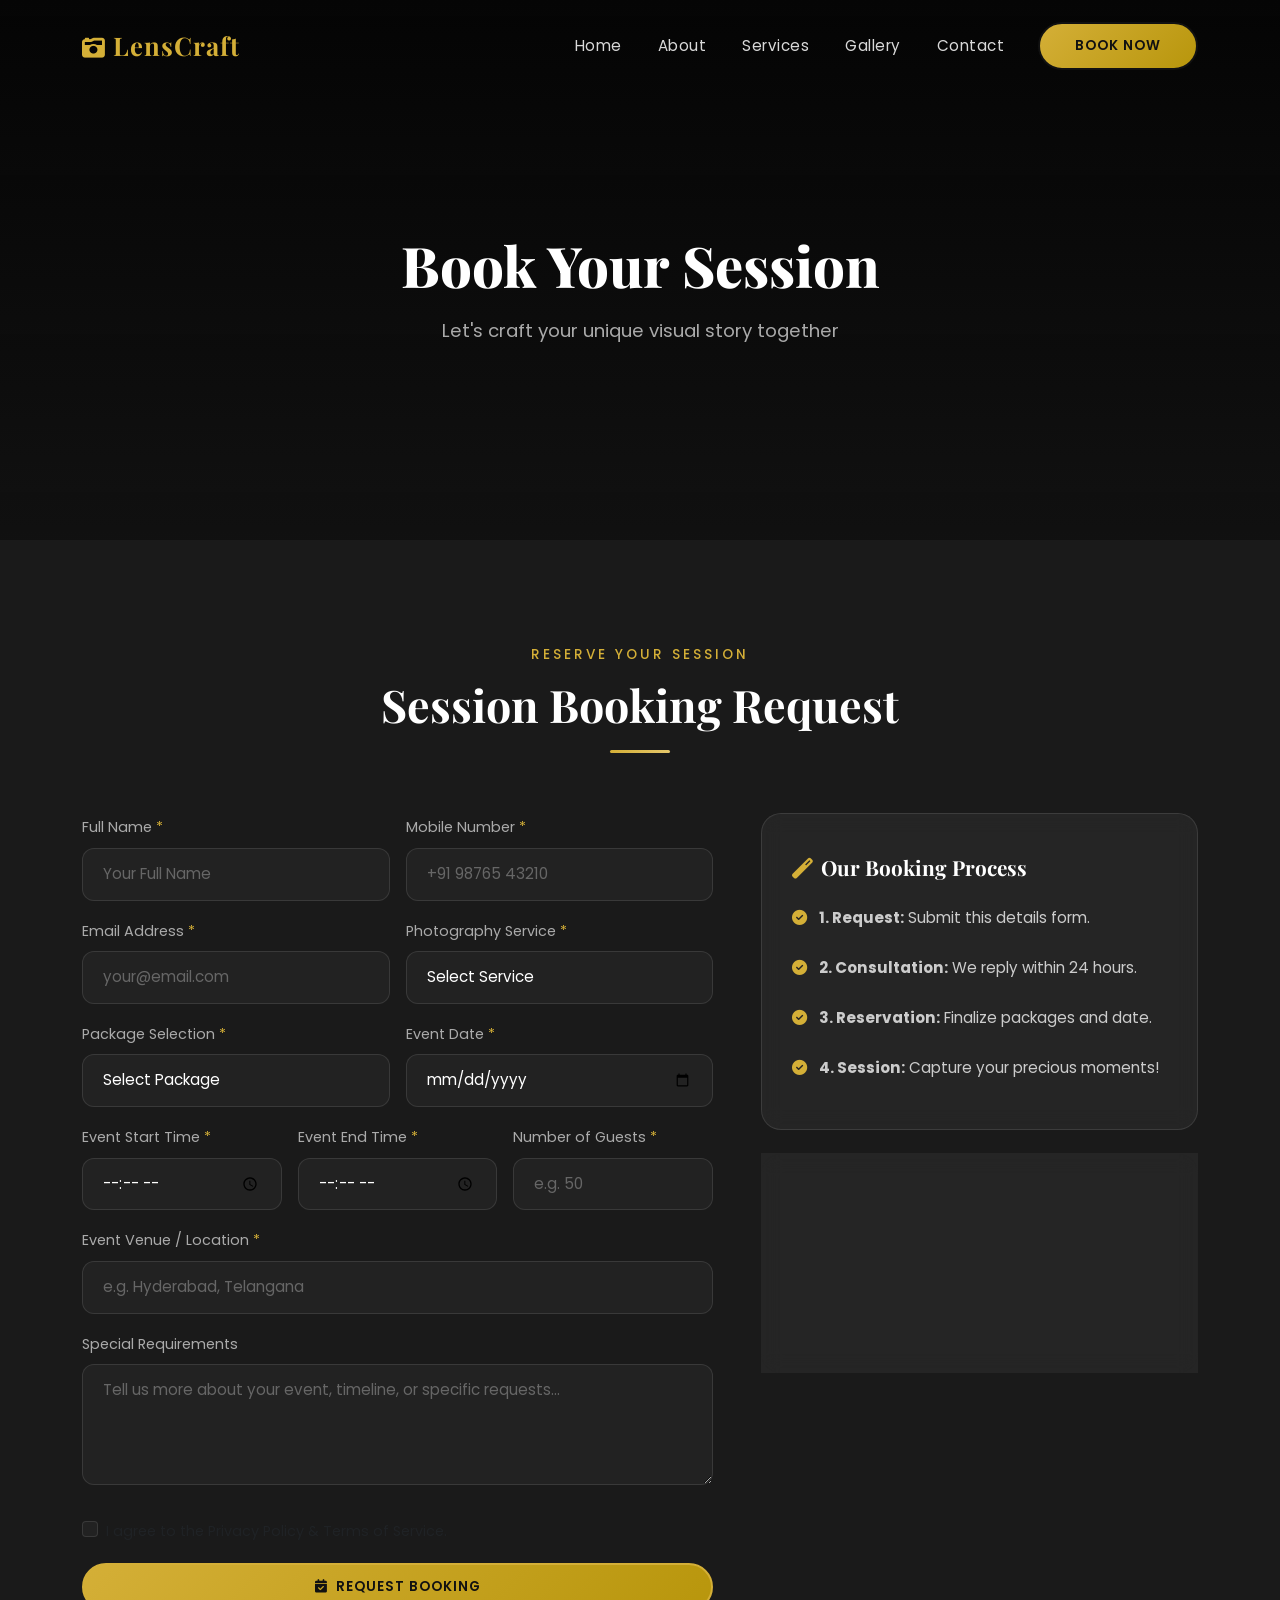
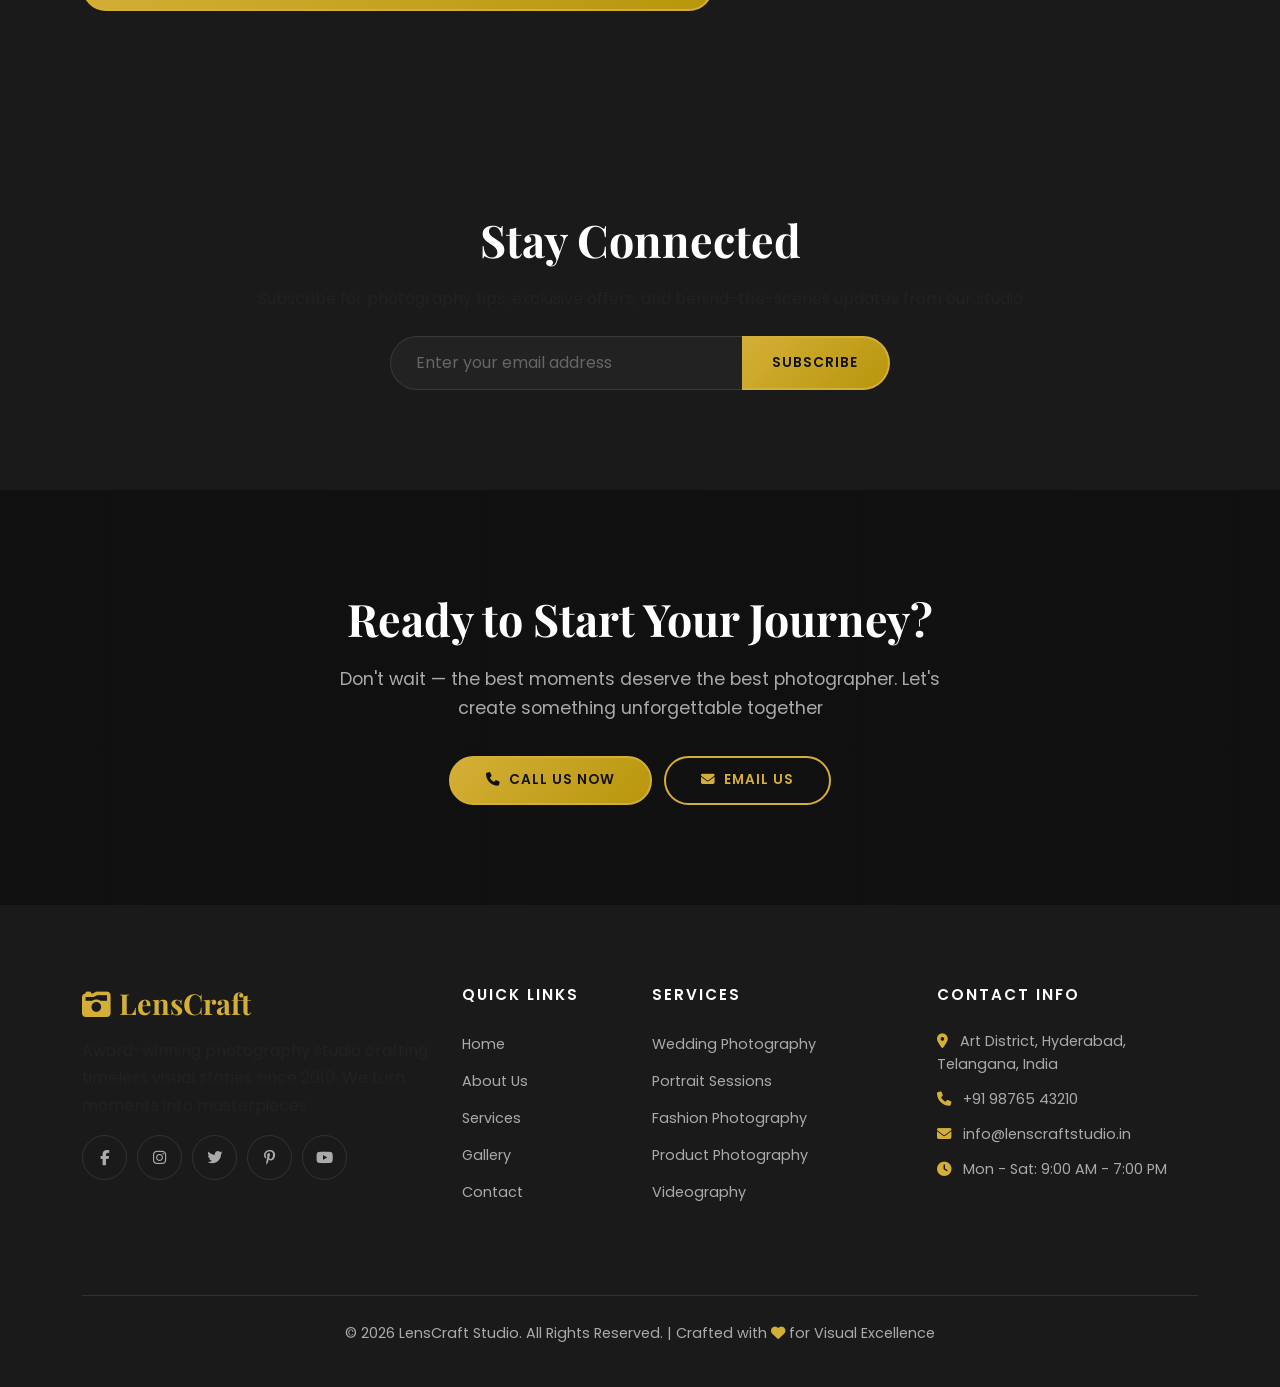
<file: booking.html>
<!DOCTYPE html>
<html lang="en">
<head>
    <meta charset="UTF-8">
    <meta name="viewport" content="width=device-width, initial-scale=1.0">
    <meta http-equiv="X-UA-Compatible" content="ie=edge">
    <title>Book a Session | LensCraft Studio</title>
    <meta name="description" content="Book your photography or videography session with LensCraft Studio. Professional services for weddings, portraits, products, events, and fashion. Customize your session today.">
    <meta name="keywords" content="book photographer, session reservation, wedding photography booking, portrait photography book, professional videography booking">
    <meta name="author" content="LensCraft Studio">
    <!-- Open Graph -->
    <meta property="og:title" content="Book a Session | LensCraft Studio">
    <meta property="og:description" content="Secure your photography session with LensCraft Studio. Professional packages for portraits, weddings, and commercial photography.">
    <meta property="og:type" content="website">
    <meta property="og:url" content="https://www.lenscraftstudio.com/booking.html">
    <meta property="og:image" content="images/og-image.jpg">
    <!-- Twitter Card -->
    <meta name="twitter:card" content="summary_large_image">
    <meta name="twitter:title" content="Book a Session | LensCraft Studio">
    <meta name="twitter:description" content="Secure your session with our award-winning photographers today.">
    <link rel="icon" type="image/png" href="images/favicon.png">
    <!-- CDN Links -->
    <link href="https://cdn.jsdelivr.net/npm/bootstrap@5.3.3/dist/css/bootstrap.min.css" rel="stylesheet">
    <link href="https://cdnjs.cloudflare.com/ajax/libs/font-awesome/6.5.1/css/all.min.css" rel="stylesheet">
    <link href="https://cdn.jsdelivr.net/npm/bootstrap-icons@1.11.3/font/bootstrap-icons.min.css" rel="stylesheet">
    <link href="https://fonts.googleapis.com/css2?family=Playfair+Display:wght@400;500;600;700;800;900&family=Poppins:wght@300;400;500;600;700&display=swap" rel="stylesheet">
    <link rel="stylesheet" href="css/style.css">
    <link rel="stylesheet" href="css/responsive.css">
</head>
<body>

    <!-- Loading Screen -->
    <div id="loading-screen"><div class="loader-content"><div class="spinner"></div><p class="loader-text">LensCraft Studio</p></div></div>

    <!-- Navigation -->
    <nav class="navbar navbar-expand-lg navbar-dark fixed-top main-navbar" id="mainNavbar">
        <div class="container">
            <a class="navbar-brand" href="index.html"><i class="fas fa-camera-retro me-2"></i>LensCraft</a>
            <button class="navbar-toggler border-0" type="button" data-bs-toggle="collapse" data-bs-target="#navbarNav" aria-controls="navbarNav" aria-expanded="false" aria-label="Toggle navigation"><span class="navbar-toggler-icon"></span></button>
            <div class="collapse navbar-collapse" id="navbarNav">
                <ul class="navbar-nav ms-auto me-lg-3">
                    <li class="nav-item"><a class="nav-link" href="index.html">Home</a></li>
                    <li class="nav-item"><a class="nav-link" href="about.html">About</a></li>
                    <li class="nav-item"><a class="nav-link" href="services.html">Services</a></li>
                    <li class="nav-item"><a class="nav-link" href="gallery.html">Gallery</a></li>
                    <li class="nav-item"><a class="nav-link" href="contact.html">Contact</a></li>
                </ul>
                <a href="booking.html" class="btn btn-gold active">Book Now</a>
            </div>
        </div>
    </nav>

    <!-- ======================== Page Hero ======================== -->
    <section class="page-hero" style="background-image: url('https://images.unsplash.com/photo-1542038784456-1ea8e935640e?w=1920&q=80');" aria-label="Booking page hero">
        <div class="hero-overlay"></div>
        <div class="hero-content">
            <h1 class="hero-title reveal">Book Your Session</h1>
            <p class="hero-subtitle reveal reveal-delay-1">Let's craft your unique visual story together</p>
        </div>
    </section>

    <!-- ======================== Booking Section ======================== -->
    <section class="section-padding bg-darker-section">
        <div class="container">
            <div class="section-header">
                <p class="section-subtitle reveal">RESERVE YOUR SESSION</p>
                <h2 class="section-title reveal">Session Booking Request</h2>
                <div class="section-divider reveal"></div>
            </div>
            <div class="row g-5">
                <!-- Booking Form -->
                <div class="col-lg-7 reveal">
                    <!-- Success Alert -->
                    <div class="alert alert-success" id="bookingSuccess" style="display:none; border-radius:15px; background:rgba(212,175,55,.1); border-color:#d4af37; color:#d4af37;" role="alert">
                        <i class="fas fa-check-circle me-2"></i>
                        <strong>Thank you!</strong> Thank you for your booking request. Our team will contact you shortly.
                    </div>

                    <!-- Error Alert -->
                    <div class="alert alert-danger" id="bookingError" style="display:none; border-radius:15px;" role="alert">
                        <i class="fas fa-exclamation-circle me-2"></i>
                        Please fill in all required fields correctly.
                    </div>

                                        <form id="bookingForm" action="https://formsubmit.co/vivekvakapalli23@gmail.com" method="POST" class="contact-form">
                        <!-- Hidden Settings -->
                        <input type="hidden" name="_captcha" value="false">
                        <input type="hidden" name="_subject" value="New LensCraft Studio Booking Request">
                        <input type="hidden" name="_template" value="table">

                        <div class="row g-3">
                            <!-- Name -->
                            <div class="col-md-6">
                                <label class="form-label">Full Name <span class="gold-text">*</span></label>
                                <input type="text" class="form-control" id="bookingName" name="name" placeholder="Your Full Name" required minlength="2">
                            </div>

                            <!-- Mobile Number -->
                            <div class="col-md-6">
                                <label class="form-label">Mobile Number <span class="gold-text">*</span></label>
                                <input type="tel" class="form-control" id="bookingPhone" name="phone" placeholder="+91 98765 43210" required>
                            </div>

                            <!-- Email -->
                            <div class="col-md-6">
                                <label class="form-label">Email Address <span class="gold-text">*</span></label>
                                <input type="email" class="form-control" id="bookingEmail" name="email" placeholder="your@email.com" required>
                            </div>

                            <!-- Photography Service -->
                            <div class="col-md-6">
                                <label class="form-label">Photography Service <span class="gold-text">*</span></label>
                                <select class="form-select" id="bookingEventType" name="event_type" required>
                                    <option value="">Select Service</option>
                                    <option value="Wedding Photography">Wedding Photography (₹25,000 – ₹75,000)</option>
                                    <option value="Pre-Wedding Shoot">Pre-Wedding Shoot (₹10,000 – ₹30,000)</option>
                                    <option value="Birthday & Events">Birthday & Events (₹8,000 – ₹20,000)</option>
                                    <option value="Portrait Session">Portrait Session (₹3,000 – ₹10,000)</option>
                                    <option value="Corporate Photography">Corporate Photography (₹15,000 – ₹50,000)</option>
                                    <option value="Videography">Videography (₹20,000 – ₹60,000)</option>
                                    <option value="Other">Other Service</option>
                                </select>
                            </div>

                            <!-- Package Selection -->
                            <div class="col-md-6">
                                <label class="form-label">Package Selection <span class="gold-text">*</span></label>
                                <select class="form-select" id="bookingPackage" name="package" required>
                                    <option value="">Select Package</option>
                                    <option value="Silver Package">Silver Package (Base tier)</option>
                                    <option value="Gold Package">Gold Package (Standard tier)</option>
                                    <option value="Platinum Package">Platinum Package (Premium tier)</option>
                                    <option value="Custom Package / Quote">Custom Package / Quote</option>
                                </select>
                            </div>

                            <!-- Event Date -->
                            <div class="col-md-6">
                                <label class="form-label">Event Date <span class="gold-text">*</span></label>
                                <input type="date" class="form-control" id="bookingDate" name="event_date" required>
                            </div>

                            <!-- Event Start Time -->
                            <div class="col-md-4">
                                <label class="form-label">Event Start Time <span class="gold-text">*</span></label>
                                <input type="time" class="form-control" id="bookingStartTime" name="start_time" required>
                            </div>

                            <!-- Event End Time -->
                            <div class="col-md-4">
                                <label class="form-label">Event End Time <span class="gold-text">*</span></label>
                                <input type="time" class="form-control" id="bookingEndTime" name="end_time" required>
                            </div>

                            <!-- Number of Guests -->
                            <div class="col-md-4">
                                <label class="form-label">Number of Guests <span class="gold-text">*</span></label>
                                <input type="number" class="form-control" id="bookingGuestsCount" name="guests_count" min="1" placeholder="e.g. 50" required>
                            </div>

                            <!-- Event Venue -->
                            <div class="col-12">
                                <label class="form-label">Event Venue / Location <span class="gold-text">*</span></label>
                                <input type="text" class="form-control" id="bookingLocation" name="event_location" placeholder="e.g. Hyderabad, Telangana" required>
                            </div>

                            <!-- Special Requirements -->
                            <div class="col-12">
                                <label class="form-label">Special Requirements</label>
                                <textarea class="form-control" id="bookingMessage" name="message" rows="4" placeholder="Tell us more about your event, timeline, or specific requests..."></textarea>
                            </div>

                            <!-- Price Estimate Box -->
                            <div class="col-12">
                                <div id="priceEstimateBox" class="glass-card text-center p-3 mb-3" style="display: none; border: 1px solid var(--gold); background: rgba(212, 175, 55, 0.08);">
                                    <h5 class="mb-1"><i class="fas fa-calculator gold-text me-2"></i>Estimated Investment</h5>
                                    <h3 id="estimatedPrice" class="gold-text mb-0">₹0</h3>
                                    <p class="small text-muted mb-0 mt-1">*Final quote will be customized and confirmed during consultation.</p>
                                </div>
                            </div>

                            <!-- Privacy check -->
                            <div class="col-12">
                                <div class="form-check">
                                    <input class="form-check-input" type="checkbox" id="bookingPrivacyCheck" required>
                                    <label class="form-check-label text-muted">I agree to the Privacy Policy & Terms of Service.</label>
                                </div>
                            </div>

                            <!-- Submit -->
                            <div class="col-12">
                                <button type="submit" class="btn btn-gold w-100">
                                    <i class="fas fa-calendar-check me-2"></i>Request Booking
                                </button>
                            </div>
                        </div>
                    </form>
                </div>

                                <!-- Process & Sidebar -->
                <div class="col-lg-5 reveal reveal-delay-1">
                    <div style="position: sticky; top: 100px;">
                        <div class="glass-card mb-4">
                            <h5 class="mb-3"><i class="fas fa-magic gold-text me-2"></i>Our Booking Process</h5>
                            <ul class="about-list mb-0">
                                <li class="mb-2"><i class="fas fa-check-circle me-2"></i> <strong>1. Request:</strong> Submit this details form.</li>
                                <li class="mb-2"><i class="fas fa-check-circle me-2"></i> <strong>2. Consultation:</strong> We reply within 24 hours.</li>
                                <li class="mb-2"><i class="fas fa-check-circle me-2"></i> <strong>3. Reservation:</strong> Finalize packages and date.</li>
                                <li><i class="fas fa-check-circle me-2"></i> <strong>4. Session:</strong> Capture your precious moments!</li>
                            </ul>
                        </div>
                        
                        <div class="glass-card">
                            <h5 class="mb-3"><i class="fas fa-address-book gold-text me-2"></i>Studio Contact</h5>
                            <p class="mb-2"><i class="fas fa-phone gold-text me-2"></i>Call: <a href="tel:+919876543210">+91 98765 43210</a></p>
                            <p class="mb-2"><i class="fas fa-envelope gold-text me-2"></i>Email: <a href="mailto:info@lenscraftstudio.com">info@lenscraftstudio.in</a></p>
                            <p class="mb-0"><i class="fas fa-map-marker-alt gold-text me-2"></i>rajahmundry, Andhra Pradesh, India</p>
                        </div>
                    </div>
                </div>
            </div>
        </div>
    </section>

    <!-- ======================== Newsletter Section ======================== -->
    <section class="newsletter-section section-padding">
        <div class="container">
            <div class="text-center">
                <h2 class="section-title reveal">Stay Connected</h2>
                <p class="text-muted mb-4 reveal">Subscribe for photography tips, exclusive offers, and behind-the-scenes updates from our studio</p>
                <form class="newsletter-form reveal" aria-label="Newsletter subscription">
                    <div class="input-group">
                        <input type="email" class="form-control" placeholder="Enter your email address" aria-label="Email address" required>
                        <button class="btn btn-gold" type="submit">Subscribe</button>
                    </div>
                </form>
            </div>
        </div>
    </section>

    <!-- ======================== CTA Section ======================== -->
    <section class="cta-section" style="background-image: url('https://images.unsplash.com/photo-1492691527719-9d1e07e534b4?w=1920&q=80');">
        <div class="hero-overlay"></div>
        <div class="cta-content">
            <h2 class="reveal">Ready to Start Your Journey?</h2>
            <p class="reveal reveal-delay-1">Don't wait — the best moments deserve the best photographer. Let's create something unforgettable together</p>
            <div class="reveal reveal-delay-2">
                <a href="tel:+919876543210" class="btn btn-gold me-2"><i class="fas fa-phone me-2"></i>Call Us Now</a>
                <a href="mailto:info@lenscraftstudio.in" class="btn btn-gold-outline"><i class="fas fa-envelope me-2"></i>Email Us</a>
            </div>
        </div>
    </section>

    <!-- Footer -->
    <footer class="main-footer">
        <div class="container">
            <div class="row">
                <div class="col-lg-4 col-md-6 mb-4">
                    <h3 class="footer-brand"><i class="fas fa-camera-retro me-2"></i>LensCraft</h3>
                    <p class="text-muted">Award-winning photography studio crafting timeless visual stories since 2010. We turn moments into masterpieces.</p>
                    <div class="footer-social mt-3">
                        <a href="#" aria-label="Facebook"><i class="fab fa-facebook-f"></i></a>
                        <a href="#" aria-label="Instagram"><i class="fab fa-instagram"></i></a>
                        <a href="#" aria-label="Twitter"><i class="fab fa-twitter"></i></a>
                        <a href="#" aria-label="Pinterest"><i class="fab fa-pinterest-p"></i></a>
                        <a href="#" aria-label="YouTube"><i class="fab fa-youtube"></i></a>
                    </div>
                </div>
                <div class="col-lg-2 col-md-6 mb-4">
                    <h5 class="footer-heading">Quick Links</h5>
                    <ul class="list-unstyled footer-links">
                        <li><a href="index.html">Home</a></li>
                        <li><a href="about.html">About Us</a></li>
                        <li><a href="services.html">Services</a></li>
                        <li><a href="gallery.html">Gallery</a></li>
                        <li><a href="contact.html">Contact</a></li>
                    </ul>
                </div>
                <div class="col-lg-3 col-md-6 mb-4">
                    <h5 class="footer-heading">Services</h5>
                    <ul class="list-unstyled footer-links">
                        <li><a href="services.html">Wedding Photography</a></li>
                        <li><a href="services.html">Portrait Sessions</a></li>
                        <li><a href="services.html">Fashion Photography</a></li>
                        <li><a href="services.html">Product Photography</a></li>
                        <li><a href="services.html">Videography</a></li>
                    </ul>
                </div>
                <div class="col-lg-3 col-md-6 mb-4">
                    <h5 class="footer-heading">Contact Info</h5>
                    <ul class="list-unstyled footer-contact">
                        <li><i class="fas fa-map-marker-alt me-2 gold-text"></i> Art District, Hyderabad, Telangana, India</li>
                        <li><i class="fas fa-phone me-2 gold-text"></i> +91 98765 43210</li>
                        <li><i class="fas fa-envelope me-2 gold-text"></i> info@lenscraftstudio.in</li>
                        <li><i class="fas fa-clock me-2 gold-text"></i> Mon - Sat: 9:00 AM - 7:00 PM</li>
                    </ul>
                </div>
            </div>
            <div class="footer-bottom text-center">
                <p>&copy; 2026 LensCraft Studio. All Rights Reserved. | Crafted with <i class="fas fa-heart gold-text"></i> for Visual Excellence</p>
            </div>
        </div>
    </footer>

    <button id="backToTop" class="back-to-top" aria-label="Back to top"><i class="fas fa-arrow-up"></i></button>
    <script src="https://cdn.jsdelivr.net/npm/bootstrap@5.3.3/dist/js/bootstrap.bundle.min.js"></script>
    <script src="js/script.js"></script>
</body>
</html>
</file>
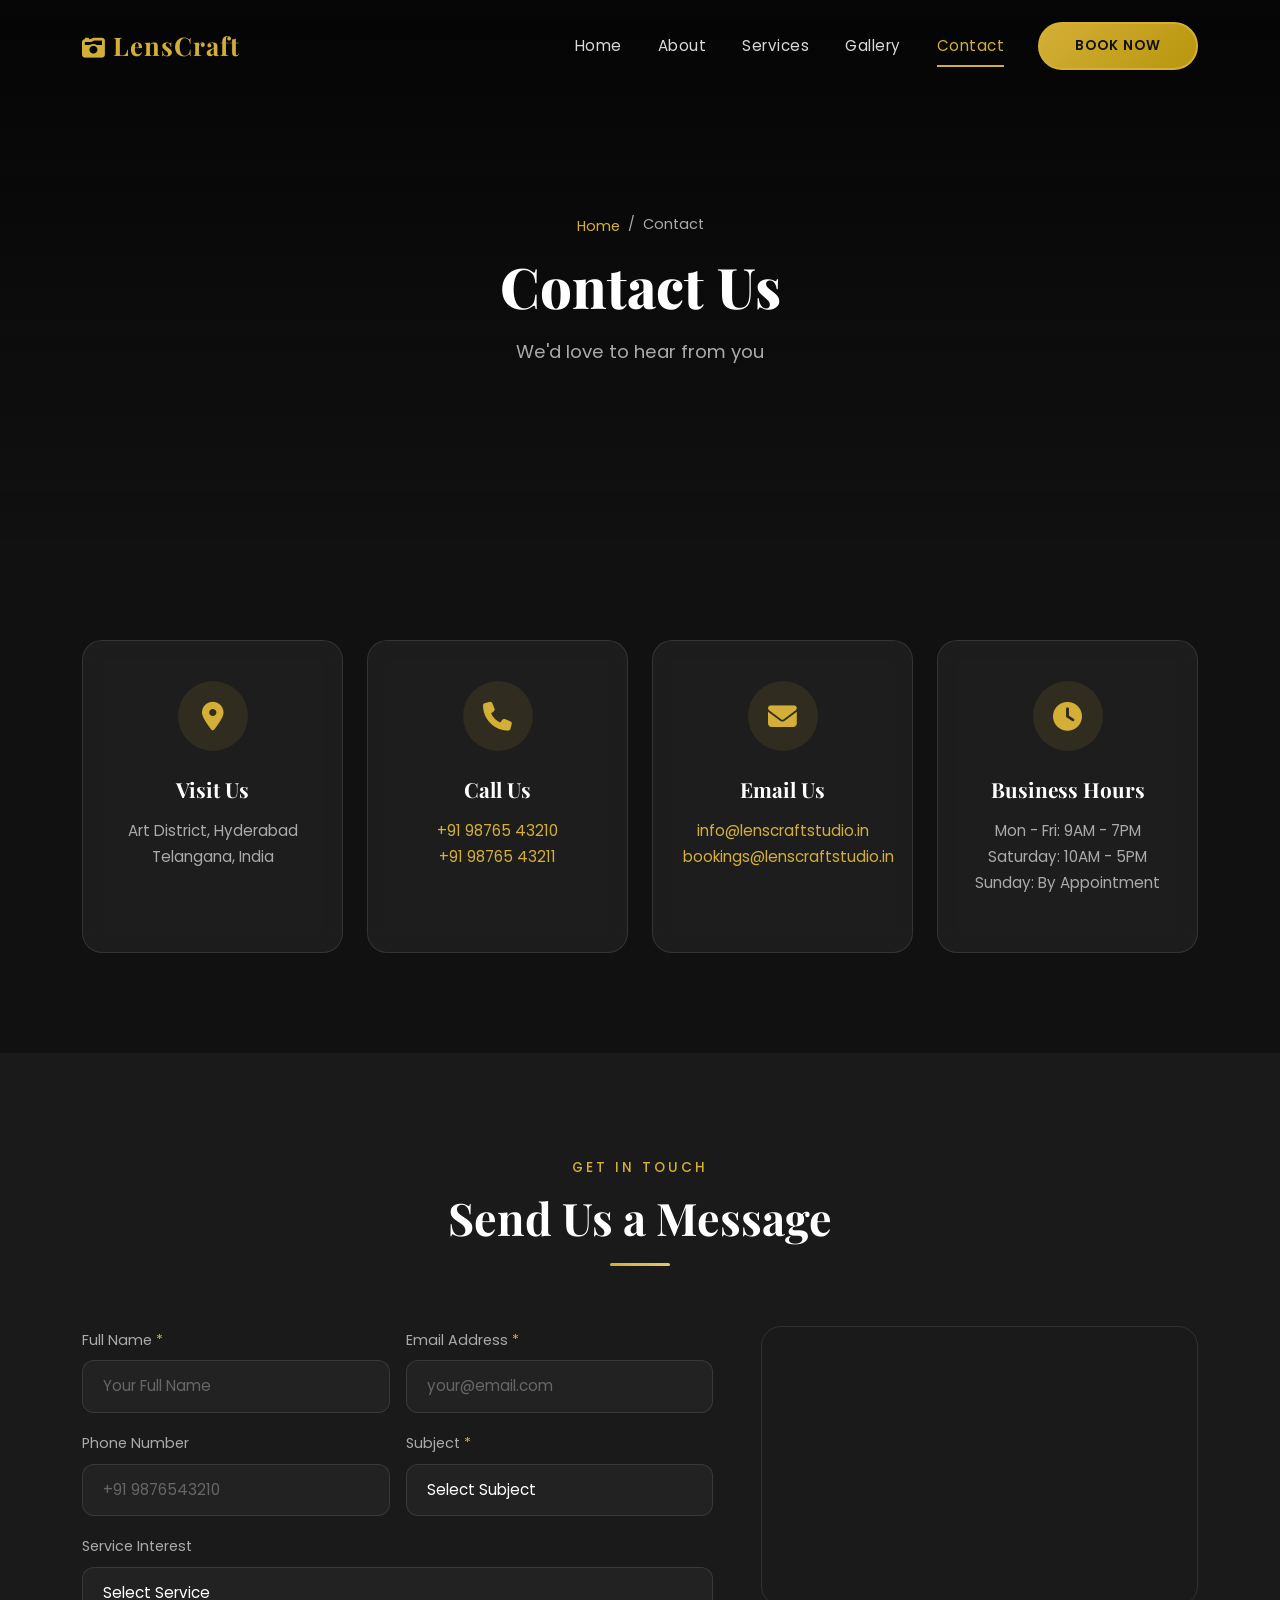
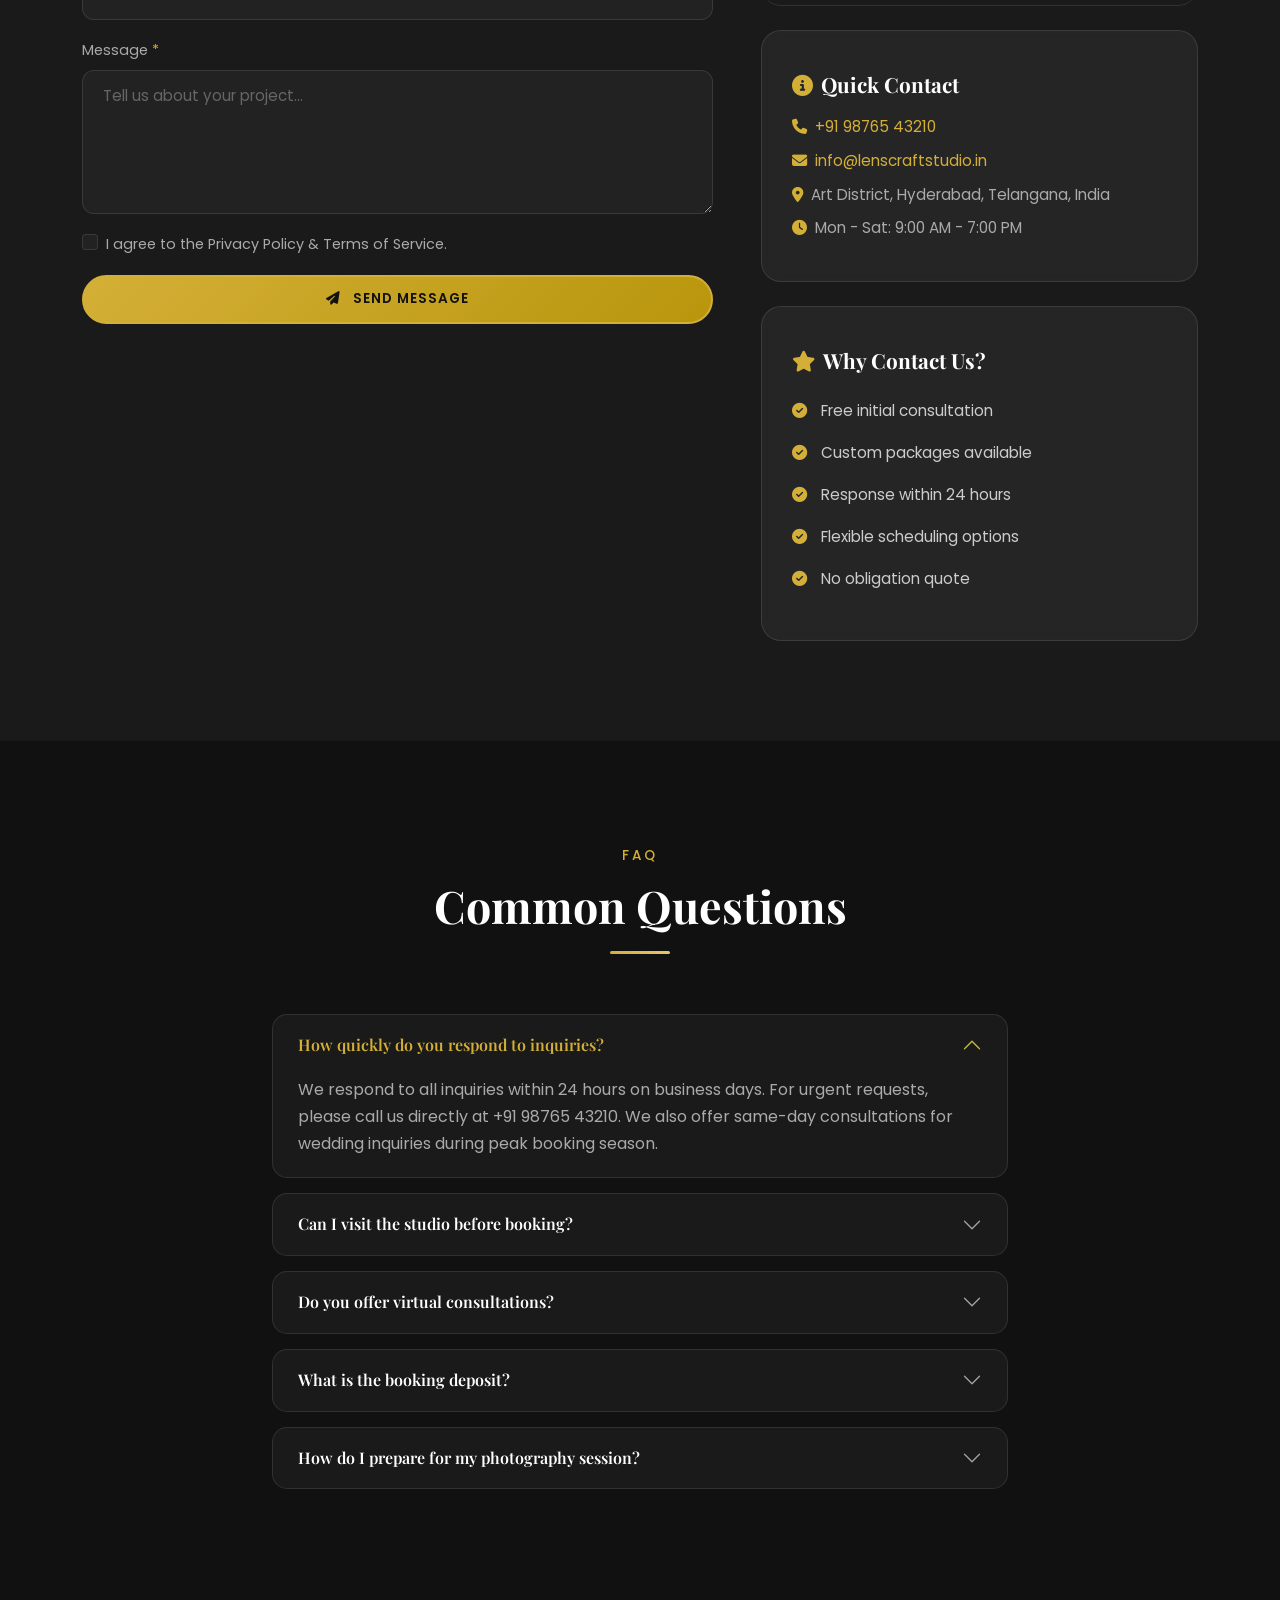
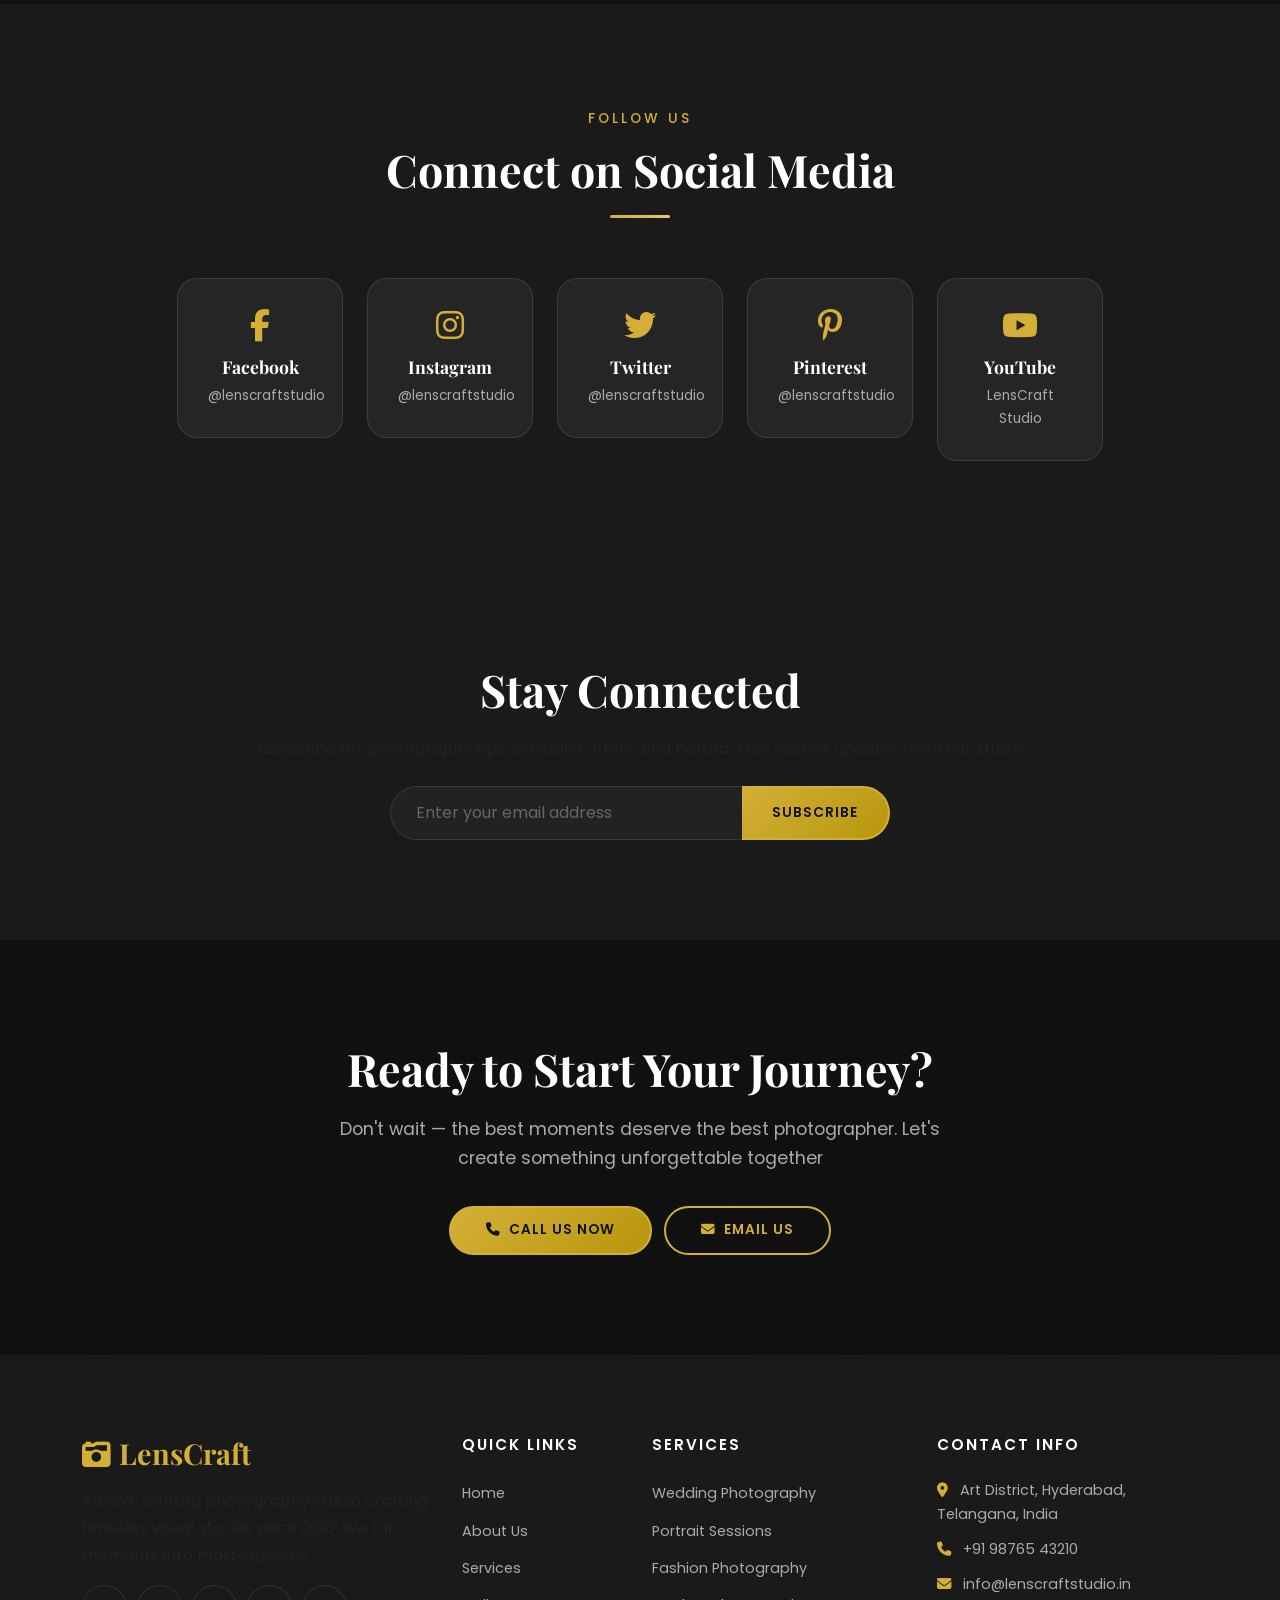
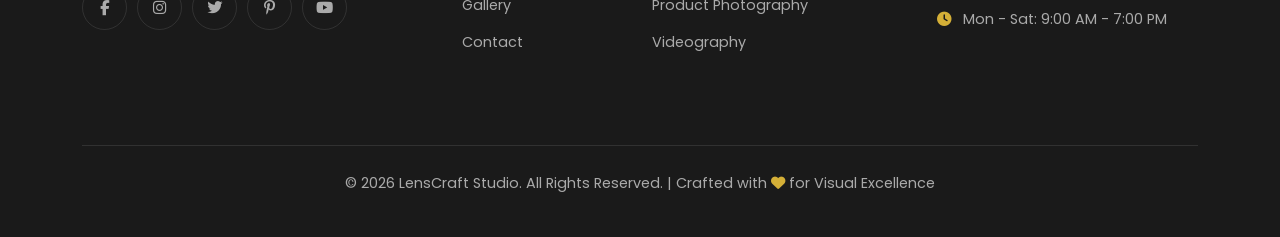
<file: contact.html>
<!DOCTYPE html>
<html lang="en">
<head>
    <meta charset="UTF-8">
    <meta name="viewport" content="width=device-width, initial-scale=1.0">
    <title>Contact Us | LensCraft Studio</title>
    <meta name="description" content="Get in touch with LensCraft Studio. Book a photography session, request a quote, or visit our studio. We'd love to hear from you.">
    <meta property="og:title" content="Contact Us | LensCraft Studio">
    <meta property="og:description" content="Book a session or reach out to our team. We'd love to hear from you.">
    <meta property="og:type" content="website">
    <meta name="twitter:card" content="summary_large_image">
    <link rel="icon" type="image/png" href="images/favicon.png">
    <link href="https://cdn.jsdelivr.net/npm/bootstrap@5.3.3/dist/css/bootstrap.min.css" rel="stylesheet">
    <link href="https://cdnjs.cloudflare.com/ajax/libs/font-awesome/6.5.1/css/all.min.css" rel="stylesheet">
    <link href="https://cdn.jsdelivr.net/npm/bootstrap-icons@1.11.3/font/bootstrap-icons.min.css" rel="stylesheet">
    <link href="https://fonts.googleapis.com/css2?family=Playfair+Display:wght@400;500;600;700;800;900&family=Poppins:wght@300;400;500;600;700&display=swap" rel="stylesheet">
    <link rel="stylesheet" href="css/style.css">
    <link rel="stylesheet" href="css/responsive.css">
</head>
<body>

    <!-- Loading Screen -->
    <div id="loading-screen"><div class="loader-content"><div class="spinner"></div><p class="loader-text">LensCraft Studio</p></div></div>

    <!-- Navigation -->
    <nav class="navbar navbar-expand-lg navbar-dark fixed-top main-navbar" id="mainNavbar">
        <div class="container">
            <a class="navbar-brand" href="index.html"><i class="fas fa-camera-retro me-2"></i>LensCraft</a>
            <button class="navbar-toggler border-0" type="button" data-bs-toggle="collapse" data-bs-target="#navbarNav" aria-controls="navbarNav" aria-expanded="false" aria-label="Toggle navigation"><span class="navbar-toggler-icon"></span></button>
            <div class="collapse navbar-collapse" id="navbarNav">
                <ul class="navbar-nav ms-auto me-lg-3">
                    <li class="nav-item"><a class="nav-link" href="index.html">Home</a></li>
                    <li class="nav-item"><a class="nav-link" href="about.html">About</a></li>
                    <li class="nav-item"><a class="nav-link" href="services.html">Services</a></li>
                    <li class="nav-item"><a class="nav-link" href="gallery.html">Gallery</a></li>
                    <li class="nav-item"><a class="nav-link" href="contact.html">Contact</a></li>
                </ul>
                <a href="booking.html" class="btn btn-gold">Book Now</a>
            </div>
        </div>
    </nav>

    <!-- ======================== Page Hero ======================== -->
    <section class="page-hero" style="background-image: url('https://images.unsplash.com/photo-1542038784456-1ea8e935640e?w=1920&q=80');" aria-label="Contact page hero">
        <div class="hero-overlay"></div>
        <div class="hero-content">
            <nav class="page-breadcrumb" aria-label="Breadcrumb"><ol class="breadcrumb"><li class="breadcrumb-item"><a href="index.html">Home</a></li><li class="breadcrumb-item active" aria-current="page">Contact</li></ol></nav>
            <h1 class="hero-title reveal">Contact Us</h1>
            <p class="hero-subtitle reveal reveal-delay-1">We'd love to hear from you</p>
        </div>
    </section>

    <!-- ======================== Contact Info Cards ======================== -->
    <section class="section-padding">
        <div class="container">
            <div class="row g-4">
                <div class="col-lg-3 col-md-6 reveal reveal-delay-1">
                    <div class="glass-card text-center">
                        <div class="card-icon mx-auto"><i class="fas fa-map-marker-alt"></i></div>
                        <h5>Visit Us</h5>
                        <p>Art District, Hyderabad<br>Telangana, India</p>
                    </div>
                </div>
                <div class="col-lg-3 col-md-6 reveal reveal-delay-2">
                    <div class="glass-card text-center">
                        <div class="card-icon mx-auto"><i class="fas fa-phone"></i></div>
                        <h5>Call Us</h5>
                        <p><a href="tel:+919876543210">+91 98765 43210</a><br><a href="tel:+919876543211">+91 98765 43211</a></p>
                    </div>
                </div>
                <div class="col-lg-3 col-md-6 reveal reveal-delay-3">
                    <div class="glass-card text-center">
                        <div class="card-icon mx-auto"><i class="fas fa-envelope"></i></div>
                        <h5>Email Us</h5>
                        <p><a href="mailto:info@lenscraftstudio.in">info@lenscraftstudio.in</a><br><a href="mailto:bookings@lenscraftstudio.in">bookings@lenscraftstudio.in</a></p>
                    </div>
                </div>
                <div class="col-lg-3 col-md-6 reveal reveal-delay-4">
                    <div class="glass-card text-center">
                        <div class="card-icon mx-auto"><i class="fas fa-clock"></i></div>
                        <h5>Business Hours</h5>
                        <p>Mon - Fri: 9AM - 7PM<br>Saturday: 10AM - 5PM<br>Sunday: By Appointment</p>
                    </div>
                </div>
            </div>
        </div>
    </section>

    <!-- ======================== Contact Form & Map ======================== -->
    <section class="section-padding bg-darker-section">
        <div class="container">
            <div class="section-header">
                <p class="section-subtitle reveal">GET IN TOUCH</p>
                <h2 class="section-title reveal">Send Us a Message</h2>
                <div class="section-divider reveal"></div>
            </div>
            <div class="row g-5">
                <!-- Contact Form -->
                <div class="col-lg-7 reveal">

    <!-- Success Alert -->
    <div class="alert alert-success"
        id="formSuccess"
        style="display:none; border-radius:15px; background:rgba(212,175,55,.1); border-color:#d4af37; color:#d4af37;"
        role="alert">
        <i class="fas fa-check-circle me-2"></i>
        <strong>Thank you!</strong> Your message has been sent successfully.
    </div>

    <!-- Error Alert -->
    <div class="alert alert-danger"
        id="formError"
        style="display:none; border-radius:15px;"
        role="alert">
        <i class="fas fa-exclamation-circle me-2"></i>
        Please fill in all required fields correctly.
    </div>

    <!-- Contact Form -->
    <form
        id="contactForm"
        action="https://formsubmit.co/vivekvakapalli23@gmail.com"
        method="POST"
        class="contact-form">

        <!-- Hidden Settings -->
        <input type="hidden" name="_captcha" value="false">
        <input type="hidden" name="_subject" value="New LensCraft Studio Contact Form Submission">
        <input type="hidden" name="_template" value="table">
        <input type="hidden" name="_next" value="https://yourwebsite.com/thank-you.html">

        <div class="row g-3">

            <!-- Name -->
            <div class="col-md-6">
                <label class="form-label">
                    Full Name <span class="gold-text">*</span>
                </label>
                <input
                    type="text"
                    class="form-control"
                    id="contactName"
                    name="name"
                    placeholder="Your Full Name"
                    required>
            </div>

            <!-- Email -->
            <div class="col-md-6">
                <label class="form-label">
                    Email Address <span class="gold-text">*</span>
                </label>
                <input
                    type="email"
                    class="form-control"
                    id="contactEmail"
                    name="email"
                    placeholder="your@email.com"
                    required>
            </div>

            <!-- Phone -->
            <div class="col-md-6">
                <label class="form-label">
                    Phone Number
                </label>
                <input
                    type="tel"
                    class="form-control"
                    id="contactPhone"
                    name="phone"
                    placeholder="+91 9876543210">
            </div>

            <!-- Subject -->
            <div class="col-md-6">
                <label class="form-label">
                    Subject <span class="gold-text">*</span>
                </label>

                <select
                    class="form-select"
                    id="contactSubject"
                    name="subject"
                    required>

                    <option value="">Select Subject</option>
                    <option>General Inquiry</option>
                    <option>Support & Assistance</option>
                    <option>Business / Collaboration</option>
                    <option>Feedback</option>
                    <option>Other</option>

                </select>
            </div>

            <!-- Service -->
            <div class="col-12">
                <label class="form-label">
                    Service Interest
                </label>

                <select
                    class="form-select"
                    id="contactService"
                    name="service">

                    <option value="">Select Service</option>
                    <option>Wedding Photography</option>
                    <option>Portrait Photography</option>
                    <option>Fashion Photography</option>
                    <option>Product Photography</option>
                    <option>Corporate Photography</option>
                    <option>Event Photography</option>
                    <option>Videography</option>

                </select>
            </div>

            <!-- Message -->
            <div class="col-12">
                <label class="form-label">
                    Message <span class="gold-text">*</span>
                </label>

                <textarea
                    class="form-control"
                    id="contactMessage"
                    name="message"
                    rows="5"
                    placeholder="Tell us about your project..."
                    required></textarea>
            </div>

            <!-- Privacy -->
            <div class="col-12">

                <div class="form-check">

                    <input
                        class="form-check-input"
                        type="checkbox"
                        id="privacyCheck"
                        required>

                    <label class="form-check-label">
                        I agree to the Privacy Policy &
                        Terms of Service.
                    </label>

                </div>

            </div>

            <!-- Submit -->
            <div class="col-12">

                <button
                    type="submit"
                    class="btn btn-gold w-100">

                    <i class="fas fa-paper-plane me-2"></i>

                    Send Message

                </button>

            </div>

        </div>

    </form>

</div>

                <!-- Map & Quick Info -->
                <div class="col-lg-5 reveal reveal-delay-1">
                    <div style="position: sticky; top: 100px;">
                        <div class="map-container mb-4" style="height: 280px;">
                            <iframe src="https://www.google.com/maps/embed?pb=!1m18!1m12!1m3!1d3022.9663095343008!2d-74.00425878428698!3d40.74076797932881!2m3!1f0!2f0!3f0!3m2!1i1024!2i768!4f13.1!3m3!1m2!1s0x89c259bf5c1654f3%3A0xc80f9cfce5383d5d!2sGoogle!5e0!3m2!1sen!2sus!4v1234567890" width="100%" height="100%" style="border:0; border-radius:20px;" allowfullscreen="" loading="lazy" title="LensCraft Studio Location Map"></iframe>
                        </div>
                        <div class="glass-card mb-4">
                            <h5 class="mb-3"><i class="fas fa-info-circle gold-text me-2"></i>Quick Contact</h5>
                            <p class="mb-2"><i class="fas fa-phone gold-text me-2"></i><a href="tel:+919876543210">+91 98765 43210</a></p>
                            <p class="mb-2"><i class="fas fa-envelope gold-text me-2"></i><a href="mailto:info@lenscraftstudio.in">info@lenscraftstudio.in</a></p>
                            <p class="mb-2"><i class="fas fa-map-marker-alt gold-text me-2"></i>Art District, Hyderabad, Telangana, India</p>
                            <p class="mb-0"><i class="fas fa-clock gold-text me-2"></i>Mon - Sat: 9:00 AM - 7:00 PM</p>
                        </div>
                        <div class="glass-card" style="height: auto;">
                            <h5 class="mb-3"><i class="fas fa-star gold-text me-2"></i>Why Contact Us?</h5>
                            <ul class="about-list mb-0">
                                <li><i class="fas fa-check-circle"></i> Free initial consultation</li>
                                <li><i class="fas fa-check-circle"></i> Custom packages available</li>
                                <li><i class="fas fa-check-circle"></i> Response within 24 hours</li>
                                <li><i class="fas fa-check-circle"></i> Flexible scheduling options</li>
                                <li><i class="fas fa-check-circle"></i> No obligation quote</li>
                            </ul>
                        </div>
                    </div>
                </div>
            </div>
        </div>
    </section>

    <!-- ======================== FAQ Section ======================== -->
    <section class="section-padding">
        <div class="container">
            <div class="section-header">
                <p class="section-subtitle reveal">FAQ</p>
                <h2 class="section-title reveal">Common Questions</h2>
                <div class="section-divider reveal"></div>
            </div>
            <div class="row justify-content-center">
                <div class="col-lg-8">
                    <div class="accordion faq-accordion reveal" id="contactFAQ">
                        <div class="accordion-item">
                            <h2 class="accordion-header"><button class="accordion-button" type="button" data-bs-toggle="collapse" data-bs-target="#cfaq1" aria-expanded="true">How quickly do you respond to inquiries?</button></h2>
                            <div id="cfaq1" class="accordion-collapse collapse show" data-bs-parent="#contactFAQ">
                                <div class="accordion-body">We respond to all inquiries within 24 hours on business days. For urgent requests, please call us directly at +91 98765 43210. We also offer same-day consultations for wedding inquiries during peak booking season.</div>
                            </div>
                        </div>
                        <div class="accordion-item">
                            <h2 class="accordion-header"><button class="accordion-button collapsed" type="button" data-bs-toggle="collapse" data-bs-target="#cfaq2">Can I visit the studio before booking?</button></h2>
                            <div id="cfaq2" class="accordion-collapse collapse" data-bs-parent="#contactFAQ">
                                <div class="accordion-body">Absolutely! We welcome studio tours by appointment. It's a great opportunity to see our equipment, discuss your vision in person, and get a feel for our creative space. Simply call or email us to schedule a visit at a time that works for you.</div>
                            </div>
                        </div>
                        <div class="accordion-item">
                            <h2 class="accordion-header"><button class="accordion-button collapsed" type="button" data-bs-toggle="collapse" data-bs-target="#cfaq3">Do you offer virtual consultations?</button></h2>
                            <div id="cfaq3" class="accordion-collapse collapse" data-bs-parent="#contactFAQ">
                                <div class="accordion-body">Yes! We offer complimentary virtual consultations via Zoom or Google Meet. This is especially convenient for destination wedding clients or those with busy schedules. We'll walk you through our portfolio, discuss your vision, and answer all your questions from the comfort of your home.</div>
                            </div>
                        </div>
                        <div class="accordion-item">
                            <h2 class="accordion-header"><button class="accordion-button collapsed" type="button" data-bs-toggle="collapse" data-bs-target="#cfaq4">What is the booking deposit?</button></h2>
                            <div id="cfaq4" class="accordion-collapse collapse" data-bs-parent="#contactFAQ">
                                <div class="accordion-body">A 30% non-refundable deposit is required to secure your booking date. The remaining balance can be paid in flexible installments leading up to your session. We accept all major credit cards, bank transfers, and PayPal for your convenience.</div>
                            </div>
                        </div>
                        <div class="accordion-item">
                            <h2 class="accordion-header"><button class="accordion-button collapsed" type="button" data-bs-toggle="collapse" data-bs-target="#cfaq5">How do I prepare for my photography session?</button></h2>
                            <div id="cfaq5" class="accordion-collapse collapse" data-bs-parent="#contactFAQ">
                                <div class="accordion-body">After booking, you'll receive our comprehensive preparation guide covering wardrobe tips, grooming advice, and what to expect on the day. We recommend getting plenty of rest, staying hydrated, and bringing 2-3 outfit changes. Most importantly, come ready to have fun — we'll handle the rest!</div>
                            </div>
                        </div>
                    </div>
                </div>
            </div>
        </div>
    </section>

    <!-- ======================== Social Media Section ======================== -->
    <section class="section-padding bg-darker-section">
        <div class="container">
            <div class="section-header">
                <p class="section-subtitle reveal">FOLLOW US</p>
                <h2 class="section-title reveal">Connect on Social Media</h2>
                <div class="section-divider reveal"></div>
            </div>
            <div class="row g-4 justify-content-center">
                <div class="col-lg-2 col-md-4 col-6 reveal reveal-delay-1">
                    <a href="#" class="text-decoration-none">
                        <div class="social-card">
                            <i class="fab fa-facebook-f"></i>
                            <h5>Facebook</h5>
                            <p>@lenscraftstudio</p>
                        </div>
                    </a>
                </div>
                <div class="col-lg-2 col-md-4 col-6 reveal reveal-delay-2">
                    <a href="#" class="text-decoration-none">
                        <div class="social-card">
                            <i class="fab fa-instagram"></i>
                            <h5>Instagram</h5>
                            <p>@lenscraftstudio</p>
                        </div>
                    </a>
                </div>
                <div class="col-lg-2 col-md-4 col-6 reveal reveal-delay-3">
                    <a href="#" class="text-decoration-none">
                        <div class="social-card">
                            <i class="fab fa-twitter"></i>
                            <h5>Twitter</h5>
                            <p>@lenscraftstudio</p>
                        </div>
                    </a>
                </div>
                <div class="col-lg-2 col-md-4 col-6 reveal reveal-delay-4">
                    <a href="#" class="text-decoration-none">
                        <div class="social-card">
                            <i class="fab fa-pinterest-p"></i>
                            <h5>Pinterest</h5>
                            <p>@lenscraftstudio</p>
                        </div>
                    </a>
                </div>
                <div class="col-lg-2 col-md-4 col-6 reveal reveal-delay-1">
                    <a href="#" class="text-decoration-none">
                        <div class="social-card">
                            <i class="fab fa-youtube"></i>
                            <h5>YouTube</h5>
                            <p>LensCraft Studio</p>
                        </div>
                    </a>
                </div>
            </div>
        </div>
    </section>

    <!-- ======================== Newsletter Section ======================== -->
    <section class="newsletter-section section-padding">
        <div class="container">
            <div class="text-center">
                <h2 class="section-title reveal">Stay Connected</h2>
                <p class="text-muted mb-4 reveal">Subscribe for photography tips, exclusive offers, and behind-the-scenes updates from our studio</p>
                <form class="newsletter-form reveal" aria-label="Newsletter subscription">
                    <div class="input-group">
                        <input type="email" class="form-control" placeholder="Enter your email address" aria-label="Email address" required>
                        <button class="btn btn-gold" type="submit">Subscribe</button>
                    </div>
                </form>
            </div>
        </div>
    </section>

    <!-- ======================== CTA Section ======================== -->
    <section class="cta-section" style="background-image: url('https://images.unsplash.com/photo-1492691527719-9d1e07e534b4?w=1920&q=80');">
        <div class="hero-overlay"></div>
        <div class="cta-content">
            <h2 class="reveal">Ready to Start Your Journey?</h2>
            <p class="reveal reveal-delay-1">Don't wait — the best moments deserve the best photographer. Let's create something unforgettable together</p>
            <div class="reveal reveal-delay-2">
                <a href="tel:+919876543210" class="btn btn-gold me-2"><i class="fas fa-phone me-2"></i>Call Us Now</a>
                <a href="mailto:info@lenscraftstudio.in" class="btn btn-gold-outline"><i class="fas fa-envelope me-2"></i>Email Us</a>
            </div>
        </div>
    </section>

    <!-- Footer -->
    <footer class="main-footer">
        <div class="container">
            <div class="row">
                <div class="col-lg-4 col-md-6 mb-4">
                    <h3 class="footer-brand"><i class="fas fa-camera-retro me-2"></i>LensCraft</h3>
                    <p class="text-muted">Award-winning photography studio crafting timeless visual stories since 2010. We turn moments into masterpieces.</p>
                    <div class="footer-social mt-3">
                        <a href="#" aria-label="Facebook"><i class="fab fa-facebook-f"></i></a>
                        <a href="#" aria-label="Instagram"><i class="fab fa-instagram"></i></a>
                        <a href="#" aria-label="Twitter"><i class="fab fa-twitter"></i></a>
                        <a href="#" aria-label="Pinterest"><i class="fab fa-pinterest-p"></i></a>
                        <a href="#" aria-label="YouTube"><i class="fab fa-youtube"></i></a>
                    </div>
                </div>
                <div class="col-lg-2 col-md-6 mb-4">
                    <h5 class="footer-heading">Quick Links</h5>
                    <ul class="list-unstyled footer-links">
                        <li><a href="index.html">Home</a></li>
                        <li><a href="about.html">About Us</a></li>
                        <li><a href="services.html">Services</a></li>
                        <li><a href="gallery.html">Gallery</a></li>
                        <li><a href="contact.html">Contact</a></li>
                    </ul>
                </div>
                <div class="col-lg-3 col-md-6 mb-4">
                    <h5 class="footer-heading">Services</h5>
                    <ul class="list-unstyled footer-links">
                        <li><a href="services.html">Wedding Photography</a></li>
                        <li><a href="services.html">Portrait Sessions</a></li>
                        <li><a href="services.html">Fashion Photography</a></li>
                        <li><a href="services.html">Product Photography</a></li>
                        <li><a href="services.html">Videography</a></li>
                    </ul>
                </div>
                <div class="col-lg-3 col-md-6 mb-4">
                    <h5 class="footer-heading">Contact Info</h5>
                    <ul class="list-unstyled footer-contact">
                        <li><i class="fas fa-map-marker-alt me-2 gold-text"></i> Art District, Hyderabad, Telangana, India</li>
                        <li><i class="fas fa-phone me-2 gold-text"></i> +91 98765 43210</li>
                        <li><i class="fas fa-envelope me-2 gold-text"></i> info@lenscraftstudio.in</li>
                        <li><i class="fas fa-clock me-2 gold-text"></i> Mon - Sat: 9:00 AM - 7:00 PM</li>
                    </ul>
                </div>
            </div>
            <div class="footer-bottom text-center">
                <p>&copy; 2026 LensCraft Studio. All Rights Reserved. | Crafted with <i class="fas fa-heart gold-text"></i> for Visual Excellence</p>
            </div>
        </div>
    </footer>

    <button id="backToTop" class="back-to-top" aria-label="Back to top"><i class="fas fa-arrow-up"></i></button>
    <script src="https://cdn.jsdelivr.net/npm/bootstrap@5.3.3/dist/js/bootstrap.bundle.min.js"></script>
    <script src="js/script.js"></script>
</body>
</html>
</file>
<file: css/style.css>
/* ============================================================
   LensCraft Studio - Premium Photography Website
   Main Stylesheet | style.css
   Design: Dark luxury theme with gold accents & glassmorphism
   ============================================================ */

/* ========================
   CSS Custom Properties
   ======================== */
:root {
    --bg-primary: #111111;
    --bg-secondary: #1A1A1A;
    --bg-tertiary: #222222;
    --gold: #D4AF37;
    --gold-light: #E5C76B;
    --gold-dark: #B8960C;
    --white: #FFFFFF;
    --light: #F8F9FA;
    --text-muted: #AAAAAA;
    --text-body: #CCCCCC;
    --glass-bg: rgba(255, 255, 255, 0.05);
    --glass-border: rgba(255, 255, 255, 0.1);
    --transition: all 0.4s cubic-bezier(0.25, 0.46, 0.45, 0.94);
    --shadow-gold: 0 4px 30px rgba(212, 175, 55, 0.15);
    --shadow-lg: 0 20px 60px rgba(0, 0, 0, 0.3);
}

/* ========================
   Reset & Base Styles
   ======================== */
*,
*::before,
*::after {
    box-sizing: border-box;
    margin: 0;
    padding: 0;
}

html {
    scroll-behavior: smooth;
}

/* Custom Scrollbar */
::-webkit-scrollbar {
    width: 8px;
}

::-webkit-scrollbar-track {
    background: var(--bg-primary);
}

::-webkit-scrollbar-thumb {
    background: var(--gold);
    border-radius: 10px;
}

::-webkit-scrollbar-thumb:hover {
    background: var(--gold-light);
}

body {
    font-family: 'Poppins', sans-serif;
    background-color: var(--bg-primary);
    color: var(--text-body);
    line-height: 1.7;
    overflow-x: hidden;
}

a {
    text-decoration: none;
    color: var(--gold);
    transition: var(--transition);
}

a:hover {
    color: var(--gold-light);
}

img {
    max-width: 100%;
    height: auto;
}

/* ========================
   Loading Screen
   ======================== */
#loading-screen {
    position: fixed;
    top: 0;
    left: 0;
    width: 100%;
    height: 100%;
    background: var(--bg-primary);
    display: flex;
    justify-content: center;
    align-items: center;
    z-index: 9999;
    transition: opacity 0.5s ease, visibility 0.5s ease;
}

#loading-screen.loaded {
    opacity: 0;
    visibility: hidden;
}

.loader-content {
    text-align: center;
}

.spinner {
    width: 45px;
    height: 45px;
    border: 3px solid var(--glass-border);
    border-top-color: var(--gold);
    border-radius: 50%;
    animation: spin 0.8s linear infinite;
    margin: 0 auto 20px;
}

.loader-text {
    font-family: 'Playfair Display', serif;
    font-size: 1.4rem;
    color: var(--gold);
    letter-spacing: 3px;
    font-weight: 600;
}

/* ========================
   Typography
   ======================== */
h1, h2, h3, h4, h5, h6 {
    font-family: 'Playfair Display', serif;
    font-weight: 700;
    color: var(--white);
    line-height: 1.3;
}

.section-subtitle {
    text-transform: uppercase;
    letter-spacing: 3px;
    color: var(--gold);
    font-size: 0.85rem;
    font-family: 'Poppins', sans-serif;
    font-weight: 500;
    margin-bottom: 10px;
    display: inline-block;
}

.section-title {
    font-size: 2.8rem;
    margin-bottom: 1rem;
}

.gold-text {
    color: var(--gold) !important;
}

.text-gradient {
    background: linear-gradient(135deg, var(--gold), var(--gold-light));
    -webkit-background-clip: text;
    -webkit-text-fill-color: transparent;
    background-clip: text;
}

/* ========================
   Navbar
   ======================== */
.main-navbar {
    background: transparent;
    padding: 1.2rem 0;
    transition: var(--transition);
    border-bottom: 1px solid transparent;
}

.main-navbar.scrolled {
    background: rgba(17, 17, 17, 0.95) !important;
    backdrop-filter: blur(20px);
    -webkit-backdrop-filter: blur(20px);
    padding: 0.6rem 0;
    box-shadow: 0 5px 30px rgba(0, 0, 0, 0.3);
    border-bottom: 1px solid var(--glass-border);
}

.navbar-brand {
    color: var(--gold) !important;
    font-size: 1.6rem;
    font-family: 'Playfair Display', serif;
    font-weight: 700;
    letter-spacing: 1px;
}

.navbar-brand i {
    font-size: 1.4rem;
}

.nav-link {
    color: rgba(255, 255, 255, 0.85) !important;
    font-weight: 400;
    font-size: 0.95rem;
    letter-spacing: 0.5px;
    padding: 8px 18px !important;
    position: relative;
    transition: var(--transition);
}

.nav-link::after {
    content: '';
    position: absolute;
    bottom: 0;
    left: 18px;
    right: 18px;
    height: 2px;
    background: var(--gold);
    transform: scaleX(0);
    transform-origin: right;
    transition: transform 0.4s ease;
}

.nav-link:hover::after,
.nav-link.active::after {
    transform: scaleX(1);
    transform-origin: left;
}

.nav-link:hover,
.nav-link.active {
    color: var(--gold) !important;
}

.navbar-toggler:focus {
    box-shadow: none;
}

/* ========================
   Buttons
   ======================== */
.btn-gold {
    background: linear-gradient(135deg, var(--gold), var(--gold-dark));
    color: var(--bg-primary) !important;
    padding: 12px 35px;
    border-radius: 50px;
    font-weight: 600;
    letter-spacing: 1px;
    text-transform: uppercase;
    font-size: 0.85rem;
    border: 2px solid var(--gold);
    transition: var(--transition);
    display: inline-block;
    position: relative;
    overflow: hidden;
}

.btn-gold:hover {
    transform: translateY(-3px);
    box-shadow: 0 8px 30px rgba(212, 175, 55, 0.4);
    background: linear-gradient(135deg, var(--gold-light), var(--gold));
    color: var(--bg-primary) !important;
}

.btn-gold-outline {
    background: transparent;
    color: var(--gold) !important;
    padding: 12px 35px;
    border-radius: 50px;
    font-weight: 600;
    letter-spacing: 1px;
    text-transform: uppercase;
    font-size: 0.85rem;
    border: 2px solid var(--gold);
    transition: var(--transition);
    display: inline-block;
}

.btn-gold-outline:hover {
    background: var(--gold);
    color: var(--bg-primary) !important;
    transform: translateY(-3px);
    box-shadow: 0 8px 30px rgba(212, 175, 55, 0.4);
}

/* ========================
   Hero Section
   ======================== */
.hero-section {
    min-height: 100vh;
    position: relative;
    display: flex;
    align-items: center;
    justify-content: center;
    background-size: cover;
    background-position: center;
    background-repeat: no-repeat;
    background-attachment: fixed;
    text-align: center;
}

.hero-overlay {
    position: absolute;
    top: 0;
    left: 0;
    width: 100%;
    height: 100%;
    background: linear-gradient(
        to bottom,
        rgba(0, 0, 0, 0.6) 0%,
        rgba(17, 17, 17, 0.85) 100%
    );
    z-index: 1;
}

.hero-content {
    position: relative;
    z-index: 2;
    max-width: 800px;
    padding: 0 20px;
}

.hero-title {
    font-size: 4.5rem;
    font-weight: 800;
    line-height: 1.15;
    margin-bottom: 1.5rem;
    color: var(--white);
}

.typing-cursor {
    color: var(--gold);
    animation: blink 0.8s infinite;
    font-weight: 300;
}

.hero-subtitle {
    font-size: 1.15rem;
    color: var(--text-muted);
    max-width: 600px;
    margin: 0 auto 2.5rem;
    line-height: 1.8;
}

.hero-buttons .btn {
    margin: 5px 10px;
}

.scroll-indicator {
    position: absolute;
    bottom: 40px;
    left: 50%;
    transform: translateX(-50%);
    z-index: 2;
    color: var(--gold);
    font-size: 1.5rem;
    animation: bounce 2s infinite;
    opacity: 0.7;
    cursor: pointer;
}

/* Page Hero (inner pages - shorter) */
.page-hero {
    min-height: 60vh;
    position: relative;
    display: flex;
    align-items: center;
    justify-content: center;
    background-size: cover;
    background-position: center;
    background-attachment: fixed;
    text-align: center;
}

.page-hero .hero-overlay {
    background: linear-gradient(
        to bottom,
        rgba(0, 0, 0, 0.7) 0%,
        rgba(17, 17, 17, 0.9) 100%
    );
}

.page-hero .hero-content {
    padding-top: 80px;
}

.page-hero .hero-title {
    font-size: 3.5rem;
    margin-bottom: 1rem;
}

/* Breadcrumb */
.page-breadcrumb {
    background: transparent;
    margin-bottom: 15px;
}

.page-breadcrumb .breadcrumb {
    justify-content: center;
    margin-bottom: 0;
}

.page-breadcrumb .breadcrumb-item a {
    color: var(--gold);
    font-size: 0.9rem;
}

.page-breadcrumb .breadcrumb-item.active {
    color: var(--text-muted);
    font-size: 0.9rem;
}

.page-breadcrumb .breadcrumb-item + .breadcrumb-item::before {
    color: var(--text-muted);
}

/* ========================
   Section Styles
   ======================== */
.section-padding {
    padding: 100px 0;
}

.bg-dark-section {
    background-color: var(--bg-primary);
}

.bg-darker-section {
    background-color: var(--bg-secondary);
}

.section-header {
    text-align: center;
    margin-bottom: 60px;
}

.section-divider {
    width: 60px;
    height: 3px;
    background: linear-gradient(to right, var(--gold), var(--gold-light));
    margin: 15px auto 0;
    border-radius: 2px;
}

/* ========================
   Glassmorphism Cards
   ======================== */
.glass-card {
    background: var(--glass-bg);
    border: 1px solid var(--glass-border);
    border-radius: 20px;
    padding: 40px 30px;
    backdrop-filter: blur(10px);
    -webkit-backdrop-filter: blur(10px);
    transition: var(--transition);
    height: 100%;
}

.glass-card:hover {
    transform: translateY(-10px);
    border-color: rgba(212, 175, 55, 0.3);
    box-shadow: var(--shadow-gold);
}

.glass-card .card-icon {
    width: 70px;
    height: 70px;
    border-radius: 50%;
    background: rgba(212, 175, 55, 0.1);
    display: flex;
    align-items: center;
    justify-content: center;
    font-size: 1.8rem;
    color: var(--gold);
    margin-bottom: 25px;
    transition: var(--transition);
}

.glass-card:hover .card-icon {
    background: rgba(212, 175, 55, 0.2);
    transform: scale(1.1);
}

.glass-card h4,
.glass-card h5 {
    margin-bottom: 15px;
    font-size: 1.3rem;
}

.glass-card p {
    color: var(--text-muted);
    font-size: 0.95rem;
    line-height: 1.7;
}

.card-link {
    color: var(--gold);
    font-weight: 500;
    font-size: 0.9rem;
    display: inline-block;
    margin-top: 15px;
    transition: var(--transition);
}

.card-link:hover {
    letter-spacing: 1px;
    color: var(--gold-light);
}

/* ========================
   Service Cards
   ======================== */
.service-card {
    background: var(--glass-bg);
    border: 1px solid var(--glass-border);
    border-radius: 20px;
    padding: 0;
    overflow: hidden;
    transition: var(--transition);
    height: 100%;
    backdrop-filter: blur(10px);
}

.service-card:hover {
    transform: translateY(-8px);
    border-color: rgba(212, 175, 55, 0.3);
    box-shadow: var(--shadow-gold);
}

.service-card .service-img-wrapper {
    overflow: hidden;
    height: 200px;
    position: relative;
}

.service-card .service-img-wrapper img {
    width: 100%;
    height: 100%;
    object-fit: cover;
    transition: transform 0.6s ease;
}

.service-card:hover .service-img-wrapper img {
    transform: scale(1.1);
}

.service-card .price-tag {
    position: absolute;
    top: 15px;
    right: 15px;
    background: var(--gold);
    color: var(--bg-primary);
    padding: 5px 15px;
    border-radius: 20px;
    font-weight: 600;
    font-size: 0.85rem;
    z-index: 2;
}

.service-card .service-content {
    padding: 30px 25px;
}

.service-card .service-content h4 {
    font-size: 1.2rem;
    margin-bottom: 12px;
}

.service-card .service-content p {
    color: var(--text-muted);
    font-size: 0.9rem;
    margin-bottom: 15px;
}

.service-card .service-features {
    list-style: none;
    padding: 0;
    margin-bottom: 20px;
}

.service-card .service-features li {
    color: var(--text-muted);
    font-size: 0.85rem;
    padding: 4px 0;
}

.service-card .service-features li i {
    color: var(--gold);
    margin-right: 8px;
    font-size: 0.75rem;
}

/* ========================
   Gallery Styles
   ======================== */
.gallery-filters {
    margin-bottom: 40px;
}

.gallery-filters .filter-btn {
    background: transparent;
    border: 1px solid var(--glass-border);
    color: var(--text-muted);
    padding: 8px 25px;
    border-radius: 50px;
    cursor: pointer;
    transition: var(--transition);
    margin: 5px;
    font-size: 0.9rem;
    font-family: 'Poppins', sans-serif;
}

.gallery-filters .filter-btn:hover,
.gallery-filters .filter-btn.active {
    background: var(--gold);
    color: var(--bg-primary);
    border-color: var(--gold);
}

.gallery-item {
    position: relative;
    overflow: hidden;
    border-radius: 15px;
    cursor: pointer;
    margin-bottom: 0;
}

.gallery-item-inner {
    position: relative;
    overflow: hidden;
    border-radius: 15px;
}

.gallery-item img {
    width: 100%;
    height: 300px;
    object-fit: cover;
    transition: transform 0.6s ease;
    display: block;
}

.gallery-item:hover img {
    transform: scale(1.1);
}

.gallery-overlay {
    position: absolute;
    top: 0;
    left: 0;
    right: 0;
    bottom: 0;
    background: linear-gradient(
        to top,
        rgba(0, 0, 0, 0.85) 0%,
        rgba(0, 0, 0, 0.2) 50%,
        transparent 100%
    );
    opacity: 0;
    transition: var(--transition);
    display: flex;
    flex-direction: column;
    justify-content: flex-end;
    padding: 25px;
    border-radius: 15px;
}

.gallery-item:hover .gallery-overlay {
    opacity: 1;
}

.gallery-overlay .category-badge {
    background: var(--gold);
    color: var(--bg-primary);
    padding: 4px 14px;
    border-radius: 20px;
    font-size: 0.75rem;
    font-weight: 600;
    text-transform: uppercase;
    letter-spacing: 1px;
    display: inline-block;
    margin-bottom: 10px;
    width: fit-content;
}

.gallery-overlay h5 {
    font-size: 1.1rem;
    margin-bottom: 5px;
}

.gallery-overlay p {
    color: var(--text-muted);
    font-size: 0.85rem;
    margin: 0;
}

/* Gallery item show/hide for filtering */
.gallery-item.hide {
    display: none;
}

.gallery-item.show {
    display: block;
    animation: fadeInUp 0.5s ease forwards;
}

/* ========================
   Lightbox
   ======================== */
.lightbox-modal {
    position: fixed;
    top: 0;
    left: 0;
    right: 0;
    bottom: 0;
    background: rgba(0, 0, 0, 0.95);
    z-index: 10000;
    display: none;
    justify-content: center;
    align-items: center;
    padding: 20px;
}

.lightbox-modal.active {
    display: flex;
}

.lightbox-modal img {
    max-width: 90%;
    max-height: 85vh;
    border-radius: 10px;
    box-shadow: var(--shadow-lg);
    object-fit: contain;
}

.lightbox-close {
    position: absolute;
    top: 25px;
    right: 30px;
    color: var(--gold);
    font-size: 2.5rem;
    background: none;
    border: none;
    cursor: pointer;
    z-index: 10001;
    transition: var(--transition);
    line-height: 1;
}

.lightbox-close:hover {
    transform: scale(1.2);
    color: var(--gold-light);
}

.lightbox-prev,
.lightbox-next {
    position: absolute;
    top: 50%;
    transform: translateY(-50%);
    background: rgba(255, 255, 255, 0.1);
    border: 1px solid var(--glass-border);
    color: var(--gold);
    font-size: 1.5rem;
    cursor: pointer;
    z-index: 10001;
    transition: var(--transition);
    width: 50px;
    height: 50px;
    border-radius: 50%;
    display: flex;
    align-items: center;
    justify-content: center;
}

.lightbox-prev {
    left: 25px;
}

.lightbox-next {
    right: 25px;
}

.lightbox-prev:hover,
.lightbox-next:hover {
    background: var(--gold);
    color: var(--bg-primary);
    border-color: var(--gold);
}

/* ========================
   Testimonials
   ======================== */
.testimonial-card {
    background: var(--glass-bg);
    border: 1px solid var(--glass-border);
    border-radius: 20px;
    padding: 50px 40px;
    text-align: center;
    backdrop-filter: blur(10px);
    max-width: 700px;
    margin: 0 auto;
}

.testimonial-card .quote-icon {
    color: var(--gold);
    font-size: 2.5rem;
    opacity: 0.3;
    margin-bottom: 20px;
}

.testimonial-card .testimonial-text {
    font-size: 1.1rem;
    font-style: italic;
    color: var(--text-body);
    line-height: 1.8;
    margin-bottom: 25px;
}

.testimonial-card .testimonial-stars {
    color: var(--gold);
    margin-bottom: 20px;
    font-size: 1rem;
}

.testimonial-card .client-photo {
    width: 80px;
    height: 80px;
    border-radius: 50%;
    border: 3px solid var(--gold);
    object-fit: cover;
    margin-bottom: 15px;
}

.testimonial-card .client-name {
    font-family: 'Playfair Display', serif;
    font-size: 1.1rem;
    color: var(--white);
    margin-bottom: 5px;
}

.testimonial-card .client-role {
    color: var(--text-muted);
    font-size: 0.85rem;
}

/* Carousel Controls Styling */
.carousel-control-prev,
.carousel-control-next {
    width: 50px;
    height: 50px;
    top: 50%;
    transform: translateY(-50%);
    background: rgba(255, 255, 255, 0.1);
    border: 1px solid var(--glass-border);
    border-radius: 50%;
    opacity: 1;
}

.carousel-control-prev {
    left: -60px;
}

.carousel-control-next {
    right: -60px;
}

.carousel-control-prev:hover,
.carousel-control-next:hover {
    background: var(--gold);
    border-color: var(--gold);
}

.carousel-indicators [data-bs-target] {
    background-color: var(--gold);
    width: 10px;
    height: 10px;
    border-radius: 50%;
    margin: 0 5px;
}

/* ========================
   Counter / Stats Section
   ======================== */
.counter-section {
    background-size: cover;
    background-position: center;
    background-attachment: fixed;
    position: relative;
}

.counter-section .hero-overlay {
    background: rgba(17, 17, 17, 0.85);
}

.counter-box {
    text-align: center;
    position: relative;
    z-index: 2;
}

.counter-number {
    font-size: 3rem;
    font-weight: 800;
    color: var(--gold);
    font-family: 'Playfair Display', serif;
    line-height: 1;
    margin-bottom: 10px;
}

.counter-label {
    color: var(--text-muted);
    text-transform: uppercase;
    letter-spacing: 2px;
    font-size: 0.85rem;
    font-weight: 400;
}

/* ========================
   Team Cards
   ======================== */
.team-card {
    background: var(--glass-bg);
    border: 1px solid var(--glass-border);
    border-radius: 20px;
    overflow: hidden;
    transition: var(--transition);
    height: 100%;
}

.team-card:hover {
    transform: translateY(-10px);
    border-color: rgba(212, 175, 55, 0.3);
    box-shadow: var(--shadow-gold);
}

.team-card .team-img-wrapper {
    overflow: hidden;
    height: 300px;
}

.team-card .team-img-wrapper img {
    width: 100%;
    height: 100%;
    object-fit: cover;
    transition: transform 0.6s ease;
}

.team-card:hover .team-img-wrapper img {
    transform: scale(1.05);
}

.team-card .team-info {
    padding: 25px;
    text-align: center;
}

.team-card .team-info h5 {
    font-size: 1.15rem;
    margin-bottom: 5px;
}

.team-card .team-info .team-role {
    color: var(--gold);
    font-size: 0.85rem;
    font-weight: 500;
    margin-bottom: 12px;
}

.team-card .team-info p {
    color: var(--text-muted);
    font-size: 0.88rem;
    margin-bottom: 15px;
}

.team-card .team-social a {
    display: inline-flex;
    width: 38px;
    height: 38px;
    border-radius: 50%;
    border: 1px solid var(--glass-border);
    align-items: center;
    justify-content: center;
    color: var(--text-muted);
    margin: 0 4px;
    transition: var(--transition);
    font-size: 0.85rem;
}

.team-card .team-social a:hover {
    background: var(--gold);
    border-color: var(--gold);
    color: var(--bg-primary);
}

/* ========================
   Pricing Tables
   ======================== */
.pricing-card {
    background: var(--glass-bg);
    border: 1px solid var(--glass-border);
    border-radius: 20px;
    padding: 45px 35px;
    text-align: center;
    backdrop-filter: blur(10px);
    transition: var(--transition);
    height: 100%;
    position: relative;
}

.pricing-card:hover {
    transform: translateY(-10px);
    border-color: rgba(212, 175, 55, 0.3);
    box-shadow: var(--shadow-gold);
}

.pricing-card.featured {
    border-color: var(--gold);
    transform: scale(1.05);
    box-shadow: var(--shadow-gold);
}

.pricing-card.featured:hover {
    transform: scale(1.05) translateY(-10px);
}

.pricing-card .badge-popular {
    position: absolute;
    top: -1px;
    left: 50%;
    transform: translateX(-50%);
    background: linear-gradient(135deg, var(--gold), var(--gold-dark));
    color: var(--bg-primary);
    padding: 6px 25px;
    border-radius: 0 0 15px 15px;
    font-size: 0.8rem;
    font-weight: 600;
    text-transform: uppercase;
    letter-spacing: 1px;
}

.pricing-card .pricing-name {
    font-family: 'Playfair Display', serif;
    font-size: 1.3rem;
    color: var(--white);
    margin-bottom: 20px;
}

.pricing-card .price {
    font-size: 3rem;
    color: var(--gold);
    font-family: 'Playfair Display', serif;
    font-weight: 800;
    margin-bottom: 25px;
    line-height: 1;
}

.pricing-card .price span {
    font-size: 1rem;
    color: var(--text-muted);
    font-family: 'Poppins', sans-serif;
    font-weight: 400;
}

.pricing-card .pricing-features {
    list-style: none;
    padding: 0;
    margin-bottom: 30px;
    text-align: left;
}

.pricing-card .pricing-features li {
    color: var(--text-muted);
    padding: 8px 0;
    font-size: 0.9rem;
    border-bottom: 1px solid var(--glass-border);
}

.pricing-card .pricing-features li:last-child {
    border-bottom: none;
}

.pricing-card .pricing-features li i {
    color: var(--gold);
    margin-right: 10px;
    font-size: 0.8rem;
}

/* ========================
   Timeline
   ======================== */
.timeline {
    position: relative;
    padding: 20px 0;
}

.timeline::before {
    content: '';
    position: absolute;
    left: 50%;
    transform: translateX(-50%);
    width: 2px;
    height: 100%;
    background: linear-gradient(to bottom, var(--gold), var(--gold-dark));
    top: 0;
}

.timeline-item {
    position: relative;
    margin-bottom: 50px;
    width: 50%;
}

.timeline-item:nth-child(odd) {
    padding-right: 50px;
    text-align: right;
}

.timeline-item:nth-child(even) {
    padding-left: 50px;
    margin-left: 50%;
}

.timeline-dot {
    position: absolute;
    width: 18px;
    height: 18px;
    background: var(--gold);
    border-radius: 50%;
    top: 20px;
    border: 3px solid var(--bg-primary);
    z-index: 2;
}

.timeline-item:nth-child(odd) .timeline-dot {
    right: -9px;
}

.timeline-item:nth-child(even) .timeline-dot {
    left: -9px;
}

.timeline-content {
    background: var(--glass-bg);
    border: 1px solid var(--glass-border);
    border-radius: 15px;
    padding: 25px;
    transition: var(--transition);
}

.timeline-content:hover {
    border-color: rgba(212, 175, 55, 0.3);
    box-shadow: var(--shadow-gold);
}

.timeline-year {
    color: var(--gold);
    font-family: 'Playfair Display', serif;
    font-size: 1.3rem;
    font-weight: 700;
    margin-bottom: 8px;
}

.timeline-content p {
    color: var(--text-muted);
    font-size: 0.9rem;
    margin: 0;
}

/* ========================
   FAQ / Accordion
   ======================== */
.faq-accordion .accordion-item {
    background: var(--bg-secondary);
    border: 1px solid var(--glass-border);
    border-radius: 15px !important;
    margin-bottom: 15px;
    overflow: hidden;
}

.faq-accordion .accordion-button {
    background: transparent;
    color: var(--white);
    font-weight: 600;
    font-size: 1rem;
    padding: 20px 25px;
    box-shadow: none !important;
    border: none;
}

.faq-accordion .accordion-button:not(.collapsed) {
    color: var(--gold);
    background: transparent;
}

.faq-accordion .accordion-button::after {
    filter: invert(0.7);
}

.faq-accordion .accordion-button:not(.collapsed)::after {
    filter: brightness(0) saturate(100%) invert(76%) sepia(52%) saturate(555%) hue-rotate(10deg) brightness(91%) contrast(87%);
}

.faq-accordion .accordion-body {
    color: var(--text-muted);
    padding: 0 25px 20px;
    line-height: 1.7;
}

/* ========================
   Contact Form
   ======================== */
.contact-form .form-control,
.contact-form .form-select {
    background: var(--bg-tertiary);
    border: 1px solid var(--glass-border);
    color: var(--white);
    border-radius: 12px;
    padding: 14px 20px;
    font-size: 0.95rem;
    transition: var(--transition);
}

.contact-form .form-control:focus,
.contact-form .form-select:focus {
    border-color: var(--gold);
    box-shadow: 0 0 0 3px rgba(212, 175, 55, 0.1);
    background: var(--bg-tertiary);
    color: var(--white);
}

.contact-form .form-control::placeholder {
    color: #666;
}

.contact-form .form-label {
    color: var(--text-muted);
    font-size: 0.9rem;
    font-weight: 400;
    margin-bottom: 8px;
}

.contact-form .form-select option {
    background: var(--bg-tertiary);
    color: var(--white);
}

.contact-form .form-check-input {
    background-color: var(--bg-tertiary);
    border-color: var(--glass-border);
}

.contact-form .form-check-input:checked {
    background-color: var(--gold);
    border-color: var(--gold);
}

.contact-form .form-check-label {
    color: var(--text-muted);
    font-size: 0.9rem;
}

.contact-form .invalid-feedback {
    font-size: 0.82rem;
}

/* ========================
   Newsletter Section
   ======================== */
.newsletter-section {
    background: var(--bg-secondary);
}

.newsletter-form {
    max-width: 500px;
    margin: 0 auto;
}

.newsletter-form .form-control {
    background: var(--bg-tertiary);
    border: 1px solid var(--glass-border);
    color: var(--white);
    border-radius: 50px 0 0 50px;
    padding: 14px 25px;
}

.newsletter-form .form-control:focus {
    border-color: var(--gold);
    box-shadow: none;
    background: var(--bg-tertiary);
    color: var(--white);
}

.newsletter-form .form-control::placeholder {
    color: #666;
}

.newsletter-form .btn-gold {
    border-radius: 0 50px 50px 0;
    padding: 14px 30px;
    border-left: none;
}

/* ========================
   Footer
   ======================== */
.main-footer {
    background: var(--bg-secondary);
    padding-top: 80px;
}

.footer-brand {
    font-family: 'Playfair Display', serif;
    font-size: 1.8rem;
    color: var(--gold);
    margin-bottom: 15px;
}

.footer-heading {
    color: var(--white);
    text-transform: uppercase;
    letter-spacing: 2px;
    font-size: 0.95rem;
    margin-bottom: 25px;
    font-family: 'Poppins', sans-serif;
    font-weight: 600;
}

.footer-links li {
    margin-bottom: 10px;
}

.footer-links a {
    color: var(--text-muted);
    font-size: 0.9rem;
    transition: var(--transition);
    display: inline-block;
}

.footer-links a:hover {
    color: var(--gold);
    transform: translateX(5px);
}

.footer-contact li {
    color: var(--text-muted);
    font-size: 0.9rem;
    margin-bottom: 12px;
    line-height: 1.6;
}

.footer-social {
    display: flex;
    gap: 10px;
}

.footer-social a {
    width: 45px;
    height: 45px;
    border-radius: 50%;
    border: 1px solid var(--glass-border);
    display: flex;
    align-items: center;
    justify-content: center;
    color: var(--text-muted);
    transition: var(--transition);
    font-size: 0.95rem;
}

.footer-social a:hover {
    background: var(--gold);
    border-color: var(--gold);
    color: var(--bg-primary);
    transform: translateY(-3px);
}

.footer-bottom {
    border-top: 1px solid var(--glass-border);
    padding: 25px 0;
    margin-top: 50px;
    color: var(--text-muted);
    font-size: 0.9rem;
}

/* ========================
   Back to Top Button
   ======================== */
.back-to-top {
    position: fixed;
    bottom: 30px;
    right: 30px;
    width: 50px;
    height: 50px;
    border-radius: 50%;
    background: linear-gradient(135deg, var(--gold), var(--gold-dark));
    color: var(--bg-primary);
    border: none;
    display: flex;
    align-items: center;
    justify-content: center;
    font-size: 1.1rem;
    cursor: pointer;
    opacity: 0;
    visibility: hidden;
    transition: var(--transition);
    z-index: 1000;
    box-shadow: 0 4px 15px rgba(212, 175, 55, 0.3);
}

.back-to-top.visible {
    opacity: 1;
    visibility: visible;
}

.back-to-top:hover {
    transform: scale(1.1) translateY(-3px);
    box-shadow: 0 8px 25px rgba(212, 175, 55, 0.5);
}

/* ========================
   Scroll Reveal Animations
   ======================== */
.reveal {
    opacity: 0;
    transform: translateY(30px);
    transition: opacity 0.8s ease, transform 0.8s ease;
}

.reveal.active {
    opacity: 1;
    transform: translateY(0);
}

.reveal-delay-1 { transition-delay: 0.2s; }
.reveal-delay-2 { transition-delay: 0.4s; }
.reveal-delay-3 { transition-delay: 0.6s; }
.reveal-delay-4 { transition-delay: 0.8s; }

/* ========================
   Map Container
   ======================== */
.map-container {
    border-radius: 20px;
    overflow: hidden;
    border: 1px solid var(--glass-border);
    height: 400px;
}

.map-container iframe {
    width: 100%;
    height: 100%;
    border: none;
}

/* ========================
   Instagram Feed Grid
   ======================== */
.instagram-grid {
    display: grid;
    grid-template-columns: repeat(6, 1fr);
    gap: 5px;
}

.instagram-item {
    position: relative;
    overflow: hidden;
    aspect-ratio: 1;
    cursor: pointer;
}

.instagram-item img {
    width: 100%;
    height: 100%;
    object-fit: cover;
    transition: transform 0.5s ease;
}

.instagram-item:hover img {
    transform: scale(1.1);
}

.instagram-item .insta-overlay {
    position: absolute;
    top: 0;
    left: 0;
    right: 0;
    bottom: 0;
    background: rgba(212, 175, 55, 0.3);
    display: flex;
    align-items: center;
    justify-content: center;
    opacity: 0;
    transition: var(--transition);
}

.instagram-item:hover .insta-overlay {
    opacity: 1;
}

.instagram-item .insta-overlay i {
    color: var(--white);
    font-size: 1.5rem;
}

/* ========================
   Image Zoom Container
   ======================== */
.img-zoom-container {
    overflow: hidden;
    border-radius: 15px;
}

.img-zoom-container img {
    transition: transform 0.6s ease;
}

.img-zoom-container:hover img {
    transform: scale(1.08);
}

/* ========================
   CTA Section
   ======================== */
.cta-section {
    position: relative;
    background-size: cover;
    background-position: center;
    background-attachment: fixed;
    padding: 100px 0;
}

.cta-section .hero-overlay {
    background: linear-gradient(
        to right,
        rgba(17, 17, 17, 0.9) 0%,
        rgba(17, 17, 17, 0.7) 100%
    );
}

.cta-section .cta-content {
    position: relative;
    z-index: 2;
    text-align: center;
}

.cta-section h2 {
    font-size: 2.8rem;
    margin-bottom: 1rem;
}

.cta-section p {
    color: var(--text-muted);
    font-size: 1.1rem;
    max-width: 600px;
    margin: 0 auto 2rem;
}

/* ========================
   Social Cards (Contact Page)
   ======================== */
.social-card {
    background: var(--glass-bg);
    border: 1px solid var(--glass-border);
    border-radius: 20px;
    padding: 30px;
    text-align: center;
    transition: var(--transition);
}

.social-card:hover {
    transform: translateY(-8px);
    border-color: rgba(212, 175, 55, 0.3);
    box-shadow: var(--shadow-gold);
}

.social-card i {
    font-size: 2rem;
    color: var(--gold);
    margin-bottom: 15px;
}

.social-card h5 {
    font-size: 1.1rem;
    margin-bottom: 5px;
}

.social-card p {
    color: var(--text-muted);
    font-size: 0.85rem;
    margin: 0;
}

/* ========================
   Process Steps
   ======================== */
.process-step {
    text-align: center;
    position: relative;
}

.process-step .step-number {
    width: 80px;
    height: 80px;
    border-radius: 50%;
    background: rgba(212, 175, 55, 0.1);
    border: 2px solid var(--gold);
    display: flex;
    align-items: center;
    justify-content: center;
    margin: 0 auto 25px;
    font-size: 2rem;
    color: var(--gold);
    transition: var(--transition);
}

.process-step:hover .step-number {
    background: var(--gold);
    color: var(--bg-primary);
    transform: scale(1.1);
}

.process-step h5 {
    margin-bottom: 12px;
}

.process-step p {
    color: var(--text-muted);
    font-size: 0.9rem;
}

/* ========================
   Comparison Table
   ======================== */
.comparison-table {
    border-radius: 15px;
    overflow: hidden;
    border: 1px solid var(--glass-border);
}

.comparison-table .table {
    color: var(--text-body);
    margin: 0;
}

.comparison-table .table thead th {
    background: var(--bg-tertiary);
    color: var(--white);
    font-family: 'Playfair Display', serif;
    font-weight: 600;
    padding: 18px 15px;
    border-color: var(--glass-border);
    text-align: center;
}

.comparison-table .table thead th:first-child {
    text-align: left;
}

.comparison-table .table tbody td {
    padding: 14px 15px;
    border-color: var(--glass-border);
    background: var(--bg-secondary);
    text-align: center;
    vertical-align: middle;
}

.comparison-table .table tbody td:first-child {
    text-align: left;
    font-weight: 500;
}

.comparison-table .table tbody tr:hover td {
    background: rgba(255, 255, 255, 0.03);
}

/* ========================
   Miscellaneous / Utilities
   ======================== */
.divider-gold {
    height: 2px;
    width: 60px;
    background: linear-gradient(to right, var(--gold), var(--gold-light));
    margin: 15px auto;
    border-radius: 2px;
}

.parallax-bg {
    background-attachment: fixed;
    background-size: cover;
    background-position: center;
}

.mb-section {
    margin-bottom: 100px;
}

.gold-check {
    color: var(--gold);
    margin-right: 10px;
}

.about-list {
    list-style: none;
    padding: 0;
}

.about-list li {
    padding: 8px 0;
    color: var(--text-body);
    font-size: 0.95rem;
}

.about-list li i {
    color: var(--gold);
    margin-right: 10px;
}

.gold-border-accent {
    border: 2px solid rgba(212, 175, 55, 0.3);
    border-radius: 20px;
    padding: 5px;
}

.equipment-card {
    background: var(--glass-bg);
    border: 1px solid var(--glass-border);
    border-radius: 20px;
    padding: 30px;
    text-align: center;
    transition: var(--transition);
    height: 100%;
}

.equipment-card:hover {
    border-color: rgba(212, 175, 55, 0.3);
    transform: translateY(-5px);
    box-shadow: var(--shadow-gold);
}

.equipment-card i {
    font-size: 2.5rem;
    color: var(--gold);
    margin-bottom: 20px;
}

.equipment-card h5 {
    margin-bottom: 10px;
}

.equipment-card p {
    color: var(--text-muted);
    font-size: 0.88rem;
    margin: 0;
}

/* Award card */
.award-card {
    background: var(--glass-bg);
    border: 1px solid var(--glass-border);
    border-radius: 20px;
    padding: 35px 25px;
    text-align: center;
    transition: var(--transition);
    height: 100%;
}

.award-card:hover {
    border-color: rgba(212, 175, 55, 0.3);
    transform: translateY(-8px);
    box-shadow: var(--shadow-gold);
}

.award-card .award-icon {
    width: 60px;
    height: 60px;
    border-radius: 50%;
    background: rgba(212, 175, 55, 0.1);
    display: flex;
    align-items: center;
    justify-content: center;
    margin: 0 auto 20px;
}

.award-card .award-icon i {
    font-size: 1.5rem;
    color: var(--gold);
}

.award-card h5 {
    font-size: 1.05rem;
    margin-bottom: 8px;
}

.award-card p {
    color: var(--text-muted);
    font-size: 0.85rem;
    margin: 0;
}

/* ========================
   Keyframe Animations
   ======================== */
@keyframes spin {
    0% { transform: rotate(0deg); }
    100% { transform: rotate(360deg); }
}

@keyframes blink {
    0%, 100% { opacity: 1; }
    50% { opacity: 0; }
}

@keyframes bounce {
    0%, 100% { transform: translateX(-50%) translateY(0); }
    50% { transform: translateX(-50%) translateY(-10px); }
}

@keyframes fadeInUp {
    from {
        opacity: 0;
        transform: translateY(30px);
    }
    to {
        opacity: 1;
        transform: translateY(0);
    }
}

@keyframes fadeIn {
    from { opacity: 0; }
    to { opacity: 1; }
}

@keyframes slideInLeft {
    from {
        transform: translateX(-50px);
        opacity: 0;
    }
    to {
        transform: translateX(0);
        opacity: 1;
    }
}

@keyframes pulse {
    0%, 100% { transform: scale(1); }
    50% { transform: scale(1.05); }
}
</file>
<file: css/responsive.css>
/* ============================================================
   LensCraft Studio - Responsive Stylesheet
   responsive.css | Media Queries for all breakpoints
   ============================================================ */

/* ========================
   Large Desktops (max-width: 1200px)
   ======================== */
@media (max-width: 1200px) {
    .hero-title {
        font-size: 3.5rem;
    }

    .section-title {
        font-size: 2.4rem;
    }

    .counter-number {
        font-size: 2.5rem;
    }

    .cta-section h2 {
        font-size: 2.4rem;
    }

    .pricing-card .price {
        font-size: 2.8rem;
    }

    .carousel-control-prev {
        left: -30px;
    }

    .carousel-control-next {
        right: -30px;
    }
}

/* ========================
   Tablets & Small Laptops (max-width: 992px)
   ======================== */
@media (max-width: 992px) {
    .hero-title {
        font-size: 3rem;
    }

    .hero-section {
        min-height: 80vh;
        background-attachment: scroll;
    }

    .page-hero {
        min-height: 50vh;
        background-attachment: scroll;
    }

    .page-hero .hero-title {
        font-size: 2.5rem;
    }

    .section-padding {
        padding: 70px 0;
    }

    .section-header {
        margin-bottom: 40px;
    }

    .section-title {
        font-size: 2.2rem;
    }

    /* Mobile Navbar */
    .navbar-collapse {
        background: rgba(17, 17, 17, 0.98);
        padding: 20px;
        border-radius: 15px;
        margin-top: 15px;
        backdrop-filter: blur(20px);
        -webkit-backdrop-filter: blur(20px);
        border: 1px solid var(--glass-border);
    }

    .nav-link {
        padding: 10px 15px !important;
    }

    .nav-link::after {
        display: none;
    }

    .btn-gold.ms-lg-3 {
        margin-top: 15px;
        margin-left: 0 !important;
        display: block;
        text-align: center;
    }

    /* Timeline - single column */
    .timeline::before {
        left: 30px;
    }

    .timeline-item {
        width: 100%;
        padding-left: 65px !important;
        padding-right: 0 !important;
        text-align: left !important;
        margin-left: 0 !important;
    }

    .timeline-item .timeline-dot {
        left: 22px !important;
        right: auto !important;
    }

    /* Pricing */
    .pricing-card.featured {
        transform: none;
    }

    .pricing-card.featured:hover {
        transform: translateY(-10px);
    }

    /* Carousel Controls */
    .carousel-control-prev {
        left: 5px;
    }

    .carousel-control-next {
        right: 5px;
    }

    .carousel-control-prev,
    .carousel-control-next {
        width: 40px;
        height: 40px;
    }

    /* Instagram Grid */
    .instagram-grid {
        grid-template-columns: repeat(3, 1fr);
    }

    /* Counter */
    .counter-number {
        font-size: 2.2rem;
    }

    /* CTA */
    .cta-section {
        background-attachment: scroll;
        padding: 70px 0;
    }

    .cta-section h2 {
        font-size: 2rem;
    }

    /* Parallax disable on tablet/mobile for performance */
    .parallax-bg,
    .counter-section {
        background-attachment: scroll;
    }

    /* Map */
    .map-container {
        height: 300px;
        margin-top: 30px;
    }
}

/* ========================
   Small Tablets & Large Phones (max-width: 768px)
   ======================== */
@media (max-width: 768px) {
    .hero-title {
        font-size: 2.5rem;
    }

    .hero-subtitle {
        font-size: 1rem;
    }

    .section-title {
        font-size: 2rem;
    }

    .section-padding {
        padding: 60px 0;
    }

    .glass-card {
        padding: 30px 20px;
    }

    .counter-number {
        font-size: 2rem;
    }

    .counter-label {
        font-size: 0.75rem;
    }

    .pricing-card .price {
        font-size: 2.5rem;
    }

    .pricing-card {
        padding: 35px 25px;
    }

    .footer-brand {
        margin-bottom: 20px;
    }

    .main-footer {
        padding-top: 60px;
    }

    .testimonial-card {
        padding: 30px 20px;
    }

    .testimonial-card .testimonial-text {
        font-size: 1rem;
    }

    .team-card .team-img-wrapper {
        height: 250px;
    }

    .gallery-item img {
        height: 250px;
    }

    .page-hero .hero-title {
        font-size: 2.2rem;
    }

    .cta-section h2 {
        font-size: 1.8rem;
    }

    .hero-buttons .btn {
        display: block;
        margin: 10px auto;
        max-width: 250px;
    }

    .comparison-table {
        overflow-x: auto;
    }

    .comparison-table .table {
        min-width: 600px;
    }
}

/* ========================
   Mobile Phones (max-width: 576px)
   ======================== */
@media (max-width: 576px) {
    .hero-title {
        font-size: 2rem;
    }

    .hero-section {
        min-height: 70vh;
    }

    .section-title {
        font-size: 1.8rem;
    }

    .section-subtitle {
        font-size: 0.75rem;
        letter-spacing: 2px;
    }

    .btn-gold,
    .btn-gold-outline {
        padding: 10px 25px;
        font-size: 0.8rem;
    }

    .gallery-filters .filter-btn {
        padding: 6px 18px;
        font-size: 0.8rem;
        margin: 3px;
    }

    .instagram-grid {
        grid-template-columns: repeat(2, 1fr);
    }

    .section-padding {
        padding: 50px 0;
    }

    .glass-card {
        padding: 25px 15px;
    }

    .glass-card .card-icon {
        width: 55px;
        height: 55px;
        font-size: 1.4rem;
    }

    .counter-number {
        font-size: 1.8rem;
    }

    .back-to-top {
        width: 42px;
        height: 42px;
        font-size: 0.9rem;
        bottom: 20px;
        right: 20px;
    }

    .page-hero .hero-title {
        font-size: 1.8rem;
    }

    .page-hero {
        min-height: 45vh;
    }

    .lightbox-prev,
    .lightbox-next {
        width: 40px;
        height: 40px;
        font-size: 1.2rem;
    }

    .lightbox-prev {
        left: 10px;
    }

    .lightbox-next {
        right: 10px;
    }

    .lightbox-close {
        font-size: 2rem;
        top: 15px;
        right: 15px;
    }

    .footer-social a {
        width: 40px;
        height: 40px;
        font-size: 0.85rem;
    }

    .process-step .step-number {
        width: 65px;
        height: 65px;
        font-size: 1.5rem;
    }

    .cta-section {
        padding: 50px 0;
    }

    .cta-section h2 {
        font-size: 1.6rem;
    }

    .cta-section p {
        font-size: 0.95rem;
    }

    .newsletter-form .form-control {
        border-radius: 50px;
        margin-bottom: 10px;
    }

    .newsletter-form .btn-gold {
        border-radius: 50px;
        width: 100%;
    }

    .newsletter-form .input-group {
        flex-direction: column;
    }

    .scroll-indicator {
        bottom: 25px;
    }

    .service-card .service-img-wrapper {
        height: 180px;
    }

    .map-container {
        height: 250px;
    }
}

/* ========================
   Extra Small Phones (max-width: 400px)
   ======================== */
@media (max-width: 400px) {
    .hero-title {
        font-size: 1.7rem;
    }

    .section-title {
        font-size: 1.5rem;
    }

    .navbar-brand {
        font-size: 1.3rem;
    }

    .pricing-card .price {
        font-size: 2rem;
    }

    .testimonial-card .client-photo {
        width: 60px;
        height: 60px;
    }
}
</file>
